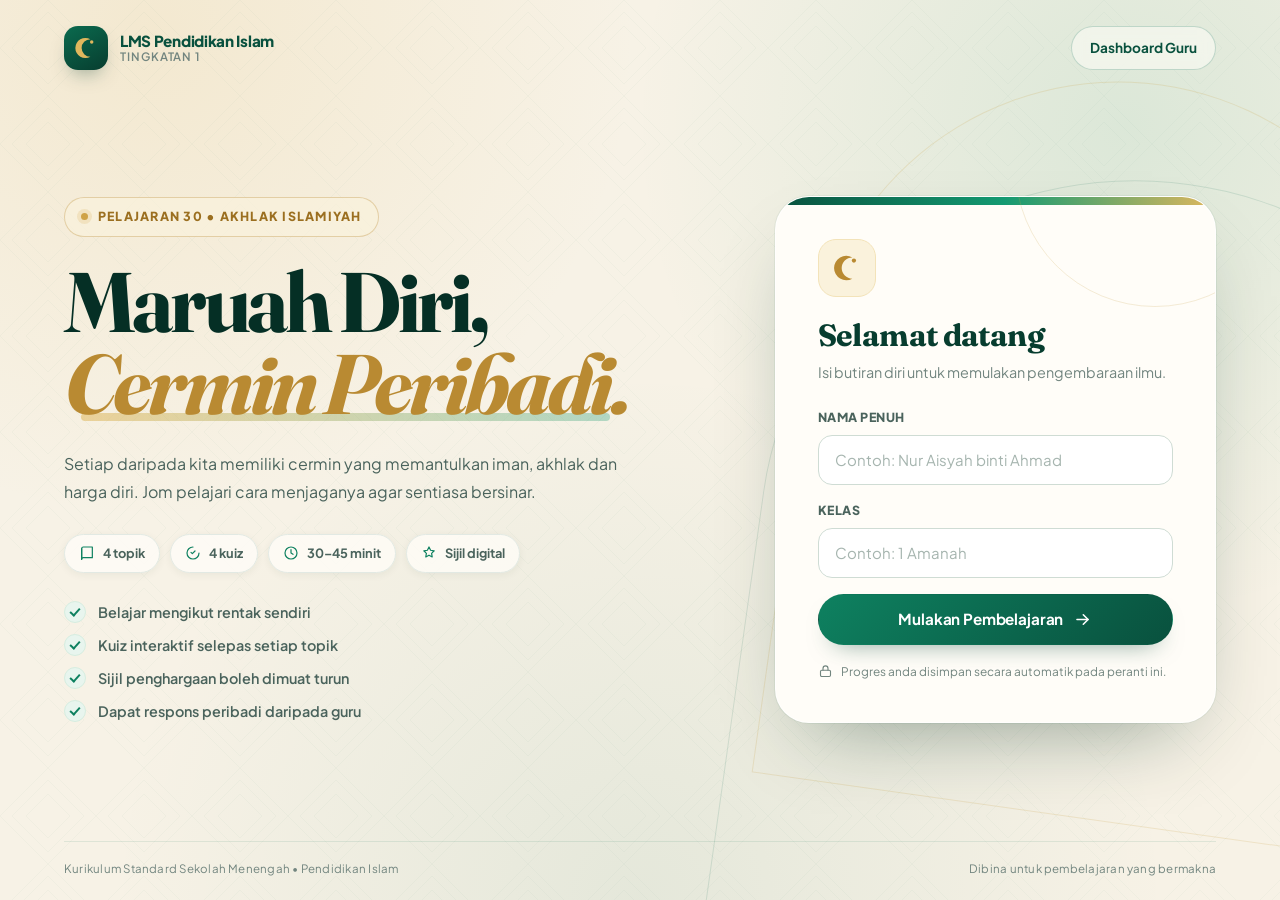
<file: index.html>
<!DOCTYPE html>
<html lang="ms">
<head>
  <meta charset="UTF-8">
  <meta name="viewport" content="width=device-width, initial-scale=1.0">
  <meta name="description" content="LMS Pendidikan Islam Tingkatan 1 — Pelajaran 30: Maruah Diri Cermin Peribadi">
  <title>Maruah Diri, Cermin Peribadi | LMS Pendidikan Islam</title>
  <link rel="icon" href="data:image/svg+xml,%3Csvg xmlns='http://www.w3.org/2000/svg' viewBox='0 0 64 64'%3E%3Crect width='64' height='64' rx='16' fill='%230b6b4f'/%3E%3Cpath d='M40 18a14 14 0 1 0 0 28 16 16 0 1 1 0-28z' fill='%23e7c26a'/%3E%3Ccircle cx='44' cy='22' r='3' fill='%23e7c26a'/%3E%3C/svg%3E">
  <link rel="preconnect" href="https://fonts.googleapis.com">
  <link rel="preconnect" href="https://fonts.gstatic.com" crossorigin>
  <link href="https://fonts.googleapis.com/css2?family=Fraunces:ital,opsz,wght@0,9..144,600;0,9..144,700;1,9..144,600&family=Plus+Jakarta+Sans:wght@400;500;600;700;800&display=swap" rel="stylesheet">
  <link rel="stylesheet" href="assets/css/style.css">
</head>
<body>
  <div class="page-grain" aria-hidden="true"></div>

  <!-- ======================= SKRIN MULA ======================= -->
  <section id="cover" class="cover">
    <div class="cover-arch cover-arch-a" aria-hidden="true"></div>
    <div class="cover-arch cover-arch-b" aria-hidden="true"></div>

    <header class="cover-nav">
      <a class="brand" href="#" aria-label="Laman utama LMS">
        <span class="brand-mark">
          <svg viewBox="0 0 64 64" aria-hidden="true"><path d="M42 12a20 20 0 1 0 0 40 23 23 0 1 1 0-40z" fill="currentColor"/><circle cx="45" cy="18" r="4" fill="currentColor"/></svg>
        </span>
        <span class="brand-text">
          <strong>LMS Pendidikan Islam</strong>
          <small>Tingkatan 1</small>
        </span>
      </a>
      <a class="nav-ghost" href="guru.html">Dashboard Guru</a>
    </header>

    <div class="cover-grid">
      <div class="cover-copy">
        <span class="eyebrow"><span class="eyebrow-dot"></span>Pelajaran 30 • Akhlak Islamiyah</span>
        <h1>Maruah Diri,<br><span class="title-accent">Cermin Peribadi.</span></h1>
        <p class="cover-lead">Setiap daripada kita memiliki cermin yang memantulkan iman, akhlak dan harga diri. Jom pelajari cara menjaganya agar sentiasa bersinar.</p>

        <div class="meta-row">
          <span class="meta-chip">
            <svg viewBox="0 0 24 24" aria-hidden="true"><path d="M4 5.5A2.5 2.5 0 0 1 6.5 3H20v16H6.5A2.5 2.5 0 0 0 4 21.5z"/><path d="M4 5.5v16"/></svg>
            4 topik
          </span>
          <span class="meta-chip">
            <svg viewBox="0 0 24 24" aria-hidden="true"><path d="M9 11l2 2 4-4"/><path d="M21 12a9 9 0 1 1-9-9"/></svg>
            4 kuiz
          </span>
          <span class="meta-chip">
            <svg viewBox="0 0 24 24" aria-hidden="true"><circle cx="12" cy="12" r="9"/><path d="M12 7v5l3 2"/></svg>
            30–45 minit
          </span>
          <span class="meta-chip">
            <svg viewBox="0 0 24 24" aria-hidden="true"><path d="M12 3l2.4 4.9 5.4.8-3.9 3.8.9 5.4-4.8-2.6-4.8 2.6.9-5.4L4.2 8.7l5.4-.8z"/></svg>
            Sijil digital
          </span>
        </div>

        <ul class="cover-points">
          <li><span class="tick"></span>Belajar mengikut rentak sendiri</li>
          <li><span class="tick"></span>Kuiz interaktif selepas setiap topik</li>
          <li><span class="tick"></span>Sijil penghargaan boleh dimuat turun</li>
          <li><span class="tick"></span>Dapat respons peribadi daripada guru</li>
        </ul>
      </div>

      <div class="cover-card">
        <div class="card-arch" aria-hidden="true"></div>
        <div class="card-inner">
          <div class="card-mark">
            <svg viewBox="0 0 64 64" aria-hidden="true"><path d="M42 12a20 20 0 1 0 0 40 23 23 0 1 1 0-40z" fill="currentColor"/><circle cx="45" cy="18" r="4" fill="currentColor"/></svg>
          </div>
          <h2 id="coverCardTitle">Selamat datang</h2>
          <p id="coverCardDesc" class="card-desc">Isi butiran diri untuk memulakan pengembaraan ilmu.</p>

          <form id="startForm" novalidate>
            <label class="field">
              <span>Nama penuh</span>
              <input id="studentName" type="text" name="name" placeholder="Contoh: Nur Aisyah binti Ahmad" maxlength="80" autocomplete="name" required>
            </label>
            <label class="field">
              <span>Kelas</span>
              <input id="studentClass" type="text" name="className" placeholder="Contoh: 1 Amanah" maxlength="30" autocomplete="off" required>
            </label>
            <p id="formError" class="form-error" role="alert" hidden></p>
            <button id="startBtn" class="btn btn-primary btn-block" type="submit">
              <span>Mulakan Pembelajaran</span>
              <svg viewBox="0 0 24 24" aria-hidden="true"><path d="M5 12h14"/><path d="M13 6l6 6-6 6"/></svg>
            </button>
          </form>

          <div id="resumeBox" class="resume-box" hidden>
            <div class="resume-top">
              <span>Progres tersimpan</span>
              <strong id="resumePercent">0%</strong>
            </div>
            <div class="progress-track"><span id="resumeBar"></span></div>
            <p id="resumeMeta" class="muted"></p>
            <div class="resume-actions">
              <button id="resumeBtn" class="btn btn-primary btn-block" type="button">Sambung Pembelajaran</button>
              <button id="newStartBtn" class="btn btn-quiet btn-block" type="button">Mula semula dari awal</button>
            </div>
          </div>

          <p class="privacy-note">
            <svg viewBox="0 0 24 24" aria-hidden="true"><rect x="4" y="10" width="16" height="10" rx="2"/><path d="M8 10V7a4 4 0 0 1 8 0v3"/></svg>
            Progres anda disimpan secara automatik pada peranti ini.
          </p>
        </div>
      </div>
    </div>

    <footer class="cover-footer">
      <span>Kurikulum Standard Sekolah Menengah • Pendidikan Islam</span>
      <span>Dibina untuk pembelajaran yang bermakna</span>
    </footer>
  </section>

  <!-- ======================= APLIKASI ======================= -->
  <div id="app" class="app" hidden>
    <header class="topbar">
      <a class="brand brand-compact" href="#" id="brandHome" aria-label="Kembali ke halaman mula">
        <span class="brand-mark">
          <svg viewBox="0 0 64 64" aria-hidden="true"><path d="M42 12a20 20 0 1 0 0 40 23 23 0 1 1 0-40z" fill="currentColor"/><circle cx="45" cy="18" r="4" fill="currentColor"/></svg>
        </span>
        <span class="brand-text">
          <strong>Maruah Diri</strong>
          <small>Pelajaran 30</small>
        </span>
      </a>

      <div class="topbar-progress" title="Kemajuan pembelajaran">
        <div class="progress-copy">
          <span id="progressLabel">0 / 8 langkah</span>
          <strong id="progressPercent">0%</strong>
        </div>
        <div class="progress-track progress-track-thin"><span id="progressBar"></span></div>
      </div>

      <div class="topbar-right">
        <button id="soundToggle" class="icon-btn sound-toggle" type="button" title="Bunyi kesan" aria-label="Hidupkan atau matikan bunyi kesan" aria-pressed="true">
          <svg viewBox="0 0 24 24" aria-hidden="true"><path d="M11 5L6 9H3v6h3l5 4z"/><path d="M15.5 8.5a5 5 0 0 1 0 7"/><path d="M18.5 5.5a9 9 0 0 1 0 13"/></svg>
        </button>
        <button id="feedbackShortcut" class="icon-btn" type="button" title="Maklum balas guru" aria-label="Maklum balas guru" hidden>
          <svg viewBox="0 0 24 24" aria-hidden="true"><path d="M21 15a2 2 0 0 1-2 2H8l-5 4V5a2 2 0 0 1 2-2h14a2 2 0 0 1 2 2z"/></svg>
        </button>
        <button id="resetBtn" class="icon-btn" type="button" title="Mula semula" aria-label="Mula semula">
          <svg viewBox="0 0 24 24" aria-hidden="true"><path d="M3 12a9 9 0 1 0 3-6.7"/><path d="M3 4v5h5"/></svg>
        </button>
        <div class="student-chip">
          <span id="studentInitial">M</span>
          <div>
            <strong id="studentChipName">Murid</strong>
            <small id="studentChipClass">Tingkatan 1</small>
          </div>
        </div>
      </div>
    </header>

    <div class="shell">
      <aside class="sidebar">
        <div class="sidebar-heading">
          <span>Kandungan Modul</span>
          <small id="sidebarProgress">0% selesai</small>
        </div>
        <nav id="stepNav" class="step-nav" aria-label="Navigasi modul"></nav>
        <div class="sidebar-foot">
          <div class="mini-quote">
            <span>“</span>
            <p>Maruah yang terjaga membuka pintu kepercayaan.</p>
          </div>
          <button id="sidebarReset" class="btn btn-quiet btn-small" type="button">Mula semula</button>
        </div>
      </aside>

      <main id="content" class="content" tabindex="-1"></main>
    </div>
  </div>

  <canvas id="confetti" class="confetti" aria-hidden="true"></canvas>
  <div id="toast" class="toast" role="status" aria-live="polite"></div>

  <script src="assets/js/config.js"></script>
  <script src="assets/js/content.js"></script>
  <script src="assets/js/app.js"></script>
</body>
</html>
</file>
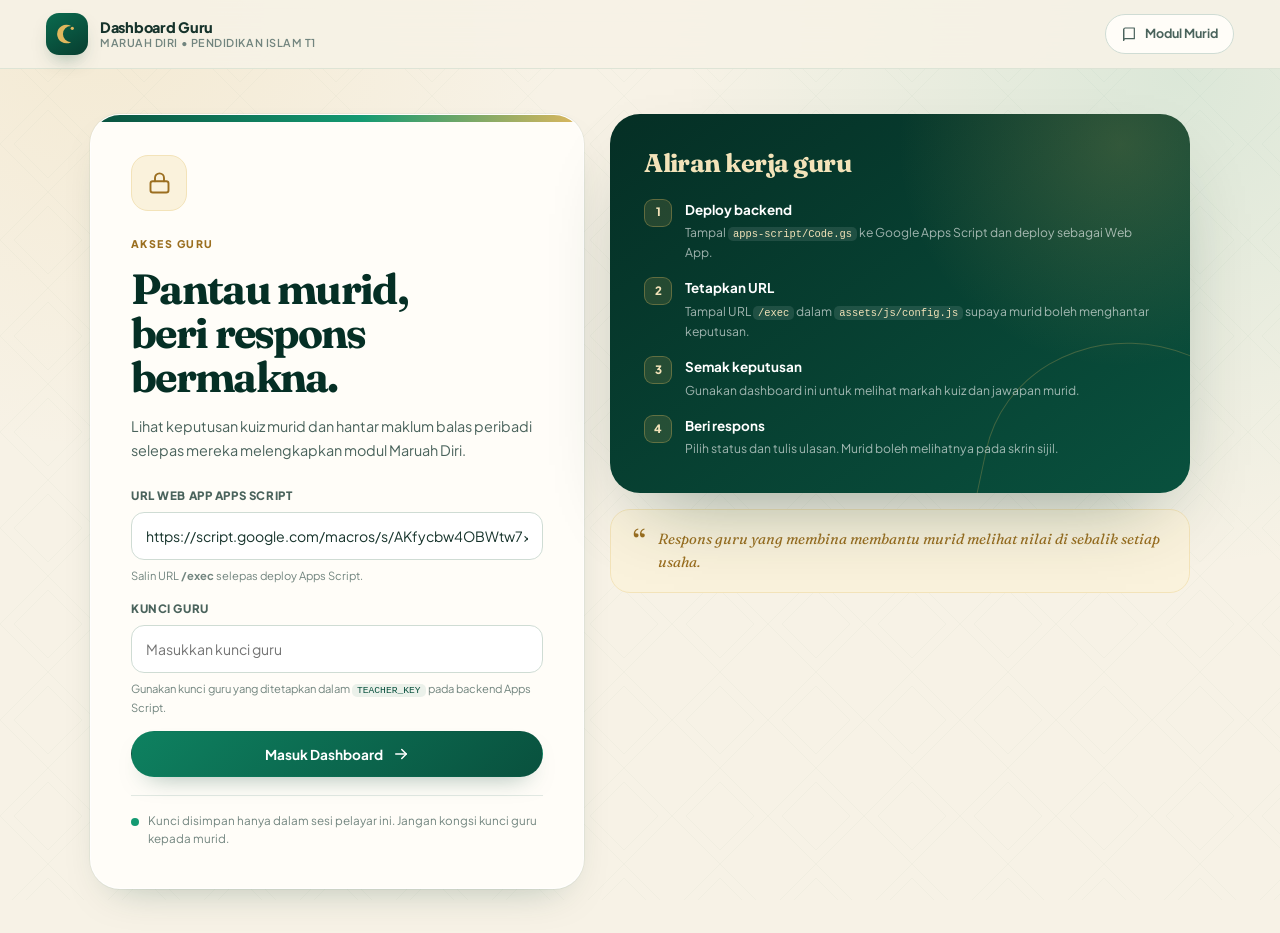
<file: guru.html>
<!DOCTYPE html>
<html lang="ms">
<head>
  <meta charset="UTF-8">
  <meta name="viewport" content="width=device-width, initial-scale=1.0">
  <meta name="description" content="Dashboard Guru — LMS Maruah Diri Cermin Peribadi">
  <title>Dashboard Guru | LMS Maruah Diri</title>
  <link rel="icon" href="data:image/svg+xml,%3Csvg xmlns='http://www.w3.org/2000/svg' viewBox='0 0 64 64'%3E%3Crect width='64' height='64' rx='16' fill='%230b6b4f'/%3E%3Cpath d='M40 18a14 14 0 1 0 0 28 16 16 0 1 1 0-28z' fill='%23e7c26a'/%3E%3Ccircle cx='44' cy='22' r='3' fill='%23e7c26a'/%3E%3C/svg%3E">
  <link rel="preconnect" href="https://fonts.googleapis.com">
  <link rel="preconnect" href="https://fonts.gstatic.com" crossorigin>
  <link href="https://fonts.googleapis.com/css2?family=Fraunces:ital,opsz,wght@0,9..144,600;0,9..144,700;1,9..144,600&family=Plus+Jakarta+Sans:wght@400;500;600;700;800&display=swap" rel="stylesheet">
  <link rel="stylesheet" href="assets/css/guru.css">
</head>
<body>
  <div class="grain" aria-hidden="true"></div>

  <header class="g-head">
    <a class="g-brand" href="guru.html">
      <span class="g-mark">
        <svg viewBox="0 0 64 64" aria-hidden="true"><path d="M42 12a20 20 0 1 0 0 40 23 23 0 1 1 0-40z" fill="currentColor"/><circle cx="45" cy="18" r="4" fill="currentColor"/></svg>
      </span>
      <span>
        <strong>Dashboard Guru</strong>
        <small>Maruah Diri • Pendidikan Islam T1</small>
      </span>
    </a>
    <div class="g-head-actions">
      <a class="g-link" href="index.html">
        <svg viewBox="0 0 24 24" aria-hidden="true"><path d="M4 5.5A2.5 2.5 0 0 1 6.5 3H20v16H6.5A2.5 2.5 0 0 0 4 21.5z"/><path d="M4 5.5v16"/></svg>
        Modul Murid
      </a>
      <button id="logoutBtn" class="g-btn g-btn-quiet g-btn-small" type="button" hidden>Log Keluar</button>
    </div>
  </header>

  <!-- ========================= LOG MASUK ========================= -->
  <main id="loginView" class="login-wrap">
    <section class="login-card">
      <div class="login-icon">
        <svg viewBox="0 0 24 24" aria-hidden="true"><rect x="4" y="10" width="16" height="10" rx="2"/><path d="M8 10V7a4 4 0 0 1 8 0v3"/></svg>
      </div>
      <span class="g-eyebrow">Akses Guru</span>
      <h1>Pantau murid,<br>beri respons bermakna.</h1>
      <p class="login-desc">Lihat keputusan kuiz murid dan hantar maklum balas peribadi selepas mereka melengkapkan modul Maruah Diri.</p>

      <form id="loginForm" class="login-form" novalidate>
        <label class="g-field">
          <span>URL Web App Apps Script</span>
          <input id="apiUrl" type="url" placeholder="https://script.google.com/macros/s/.../exec" autocomplete="url" required>
          <small>Salin URL <strong>/exec</strong> selepas deploy Apps Script.</small>
        </label>
        <label class="g-field">
          <span>Kunci guru</span>
          <input id="teacherKey" type="password" placeholder="Masukkan kunci guru" autocomplete="current-password" required>
          <small>Gunakan kunci guru yang ditetapkan dalam <code>TEACHER_KEY</code> pada backend Apps Script.</small>
        </label>
        <p id="loginError" class="g-error" role="alert" hidden></p>
        <button id="loginBtn" type="submit" class="g-btn g-btn-primary g-btn-block">
          <span>Masuk Dashboard</span>
          <svg viewBox="0 0 24 24" aria-hidden="true"><path d="M5 12h14"/><path d="M13 6l6 6-6 6"/></svg>
        </button>
      </form>

      <div class="login-foot">
        <span class="dot"></span>
        <p>Kunci disimpan hanya dalam sesi pelayar ini. Jangan kongsi kunci guru kepada murid.</p>
      </div>
    </section>

    <aside class="login-aside">
      <div class="aside-panel">
        <h2>Aliran kerja guru</h2>
        <ol class="steps-list">
          <li>
            <span>1</span>
            <div><strong>Deploy backend</strong><p>Tampal <code>apps-script/Code.gs</code> ke Google Apps Script dan deploy sebagai Web App.</p></div>
          </li>
          <li>
            <span>2</span>
            <div><strong>Tetapkan URL</strong><p>Tampal URL <code>/exec</code> dalam <code>assets/js/config.js</code> supaya murid boleh menghantar keputusan.</p></div>
          </li>
          <li>
            <span>3</span>
            <div><strong>Semak keputusan</strong><p>Gunakan dashboard ini untuk melihat markah kuiz dan jawapan murid.</p></div>
          </li>
          <li>
            <span>4</span>
            <div><strong>Beri respons</strong><p>Pilih status dan tulis ulasan. Murid boleh melihatnya pada skrin sijil.</p></div>
          </li>
        </ol>
      </div>
      <div class="aside-quote">
        <span>“</span>
        <p>Respons guru yang membina membantu murid melihat nilai di sebalik setiap usaha.</p>
      </div>
    </aside>
  </main>

  <!-- ========================= DASHBOARD ========================= -->
  <main id="dashboardView" class="dash" hidden>
    <section class="dash-hero">
      <div>
        <span class="g-eyebrow light">Ruang Guru</span>
        <h1>Keputusan &amp; Respons Murid</h1>
        <p>Modul Pelajaran 30 — Maruah Diri Cermin Peribadi. Semak kemajuan dan berikan maklum balas peribadi.</p>
      </div>
      <div class="dash-hero-actions">
        <a id="sheetLink" class="g-btn g-btn-gold" href="#" target="_blank" rel="noopener" hidden>
          <svg viewBox="0 0 24 24" aria-hidden="true"><rect x="4" y="3" width="16" height="18" rx="2"/><path d="M8 8h8M8 12h8M8 16h5"/></svg>
          Buka Google Sheet
        </a>
        <button id="refreshBtn" class="g-btn g-btn-outline" type="button">
          <svg viewBox="0 0 24 24" aria-hidden="true"><path d="M3 12a9 9 0 1 0 3-6.7"/><path d="M3 4v5h5"/></svg>
          Muat Semula
        </button>
      </div>
    </section>

    <section class="stats-grid" id="statsGrid">
      <article class="stat-card">
        <div class="stat-icon">
          <svg viewBox="0 0 24 24" aria-hidden="true"><circle cx="9" cy="8" r="4"/><path d="M2 21a7 7 0 0 1 14 0"/><path d="M17 11a3 3 0 1 0 0-6"/><path d="M18 21a5 5 0 0 0-3-4.6"/></svg>
        </div>
        <div><small>Jumlah Murid</small><strong id="statTotal">0</strong><span>rekod dihantar</span></div>
      </article>
      <article class="stat-card">
        <div class="stat-icon green">
          <svg viewBox="0 0 24 24" aria-hidden="true"><path d="M20 7L9 18l-5-5"/></svg>
        </div>
        <div><small>Lulus</small><strong id="statPassed">0</strong><span>semua kuiz</span></div>
      </article>
      <article class="stat-card">
        <div class="stat-icon gold">
          <svg viewBox="0 0 24 24" aria-hidden="true"><path d="M12 3l2.4 4.9 5.4.8-3.9 3.8.9 5.4-4.8-2.6-4.8 2.6.9-5.4L4.2 8.7l5.4-.8z"/></svg>
        </div>
        <div><small>Purata Markah</small><strong id="statAverage">0%</strong><span>keseluruhan modul</span></div>
      </article>
      <article class="stat-card">
        <div class="stat-icon clay">
          <svg viewBox="0 0 24 24" aria-hidden="true"><path d="M21 15a2 2 0 0 1-2 2H8l-5 4V5a2 2 0 0 1 2-2h14a2 2 0 0 1 2 2z"/></svg>
        </div>
        <div><small>Belum Diulas</small><strong id="statPending">0</strong><span>menunggu respons</span></div>
      </article>
    </section>

    <section class="results-panel">
      <div class="results-head">
        <div>
          <h2>Senarai Keputusan</h2>
          <p id="lastUpdated" class="muted">Belum dimuatkan.</p>
        </div>
        <div class="table-tools">
          <label class="search-box">
            <svg viewBox="0 0 24 24" aria-hidden="true"><circle cx="11" cy="11" r="7"/><path d="M20 20l-3.5-3.5"/></svg>
            <input id="searchInput" type="search" placeholder="Cari nama atau kelas…" autocomplete="off">
          </label>
          <select id="filterSelect" class="g-select" aria-label="Tapis keputusan">
            <option value="all">Semua murid</option>
            <option value="pending">Belum diulas</option>
            <option value="reviewed">Sudah diulas</option>
            <option value="cemerlang">Status: Cemerlang</option>
            <option value="baik">Status: Baik</option>
            <option value="bimbingan">Status: Perlu Bimbingan</option>
          </select>
          <label class="auto-refresh">
            <input id="autoRefresh" type="checkbox">
            <span>Auto</span>
          </label>
          <button id="exportBtn" class="g-btn g-btn-outline g-btn-small" type="button">
            <svg viewBox="0 0 24 24" aria-hidden="true"><path d="M12 3v12"/><path d="M7 10l5 5 5-5"/><path d="M5 21h14"/></svg>
            CSV
          </button>
        </div>
      </div>

      <div id="tableWrap" class="table-wrap">
        <table class="results-table">
          <thead>
            <tr>
              <th>Murid</th>
              <th>Tarikh Hantar</th>
              <th>Markah</th>
              <th>Kuiz</th>
              <th>Respons</th>
              <th class="th-action">Tindakan</th>
            </tr>
          </thead>
          <tbody id="resultsBody"></tbody>
        </table>
        <div id="emptyState" class="empty-state" hidden>
          <div class="empty-icon">
            <svg viewBox="0 0 24 24" aria-hidden="true"><path d="M4 5.5A2.5 2.5 0 0 1 6.5 3H20v16H6.5A2.5 2.5 0 0 0 4 21.5z"/><path d="M4 5.5v16"/></svg>
          </div>
          <h3>Tiada keputusan untuk dipaparkan</h3>
          <p>Keputusan murid akan muncul di sini selepas mereka melengkapkan semua kuiz dan backend disambungkan.</p>
        </div>
      </div>
    </section>

    <footer class="dash-foot">
      <span>LMS Maruah Diri • Dashboard Guru</span>
      <span>Keputusan disimpan dalam Google Sheet peribadi anda.</span>
    </footer>
  </main>

  <!-- ========================= MODAL RESPONS ========================= -->
  <dialog id="feedbackModal" class="feedback-modal">
    <div class="modal-head">
      <div>
        <span class="g-eyebrow">Respons Murid</span>
        <h2 id="modalName">Nama Murid</h2>
        <p id="modalMeta" class="muted"></p>
      </div>
      <button id="modalClose" class="icon-close" type="button" aria-label="Tutup">
        <svg viewBox="0 0 24 24" aria-hidden="true"><path d="M6 6l12 12M18 6L6 18"/></svg>
      </button>
    </div>

    <div class="modal-body">
      <div class="modal-summary">
        <div class="ms-card"><small>Markah</small><strong id="modalPercent">0%</strong></div>
        <div class="ms-card"><small>Tempoh</small><strong id="modalDuration">0 minit</strong></div>
        <div class="ms-card"><small>Percubaan</small><strong id="modalAttempts">0</strong></div>
        <div class="ms-card"><small>No. Sijil</small><strong id="modalCert">—</strong></div>
      </div>

      <div id="modalQuizBreakdown" class="quiz-breakdown"></div>

      <details class="answers-details">
        <summary>Lihat jawapan murid <span id="answersCount"></span></summary>
        <div id="modalAnswers" class="answers-list"></div>
      </details>

      <form id="feedbackForm" class="feedback-form">
        <div class="form-head">
          <h3>Maklum balas kepada murid</h3>
          <div class="template-buttons">
            <button type="button" class="chip-btn" data-template="cemerlang">Cemerlang</button>
            <button type="button" class="chip-btn" data-template="baik">Baik</button>
            <button type="button" class="chip-btn" data-template="bimbingan">Bimbingan</button>
          </div>
        </div>

        <label class="g-field">
          <span>Status pencapaian</span>
          <select id="feedbackStatus" class="g-select">
            <option value="">Belum diulas</option>
            <option value="cemerlang">Cemerlang</option>
            <option value="baik">Baik</option>
            <option value="bimbingan">Perlu Bimbingan</option>
          </select>
        </label>

        <label class="g-field">
          <span>Ulasan guru</span>
          <textarea id="feedbackText" rows="5" maxlength="1500" placeholder="Tulis maklum balas yang membina untuk murid ini…"></textarea>
          <small><span id="charCount">0</span>/1500 aksara. Ulasan akan dipaparkan pada skrin sijil murid.</small>
        </label>

        <p id="feedbackError" class="g-error" role="alert" hidden></p>

        <div class="modal-actions">
          <button id="cancelFeedback" class="g-btn g-btn-quiet" type="button">Batal</button>
          <button id="saveFeedbackBtn" class="g-btn g-btn-primary" type="submit">
            <svg viewBox="0 0 24 24" aria-hidden="true"><path d="M21 3L10 14"/><path d="M21 3l-7 18-4-7-7-4z"/></svg>
            Simpan Respons
          </button>
        </div>
      </form>
    </div>
  </dialog>

  <div id="toast" class="g-toast" role="status" aria-live="polite"></div>

  <script src="assets/js/config.js"></script>
  <script src="assets/js/guru.js"></script>
</body>
</html>
</file>
<file: assets/css/style.css>
/* ============================================================
   LMS MARUAH DIRI — Gaya utama
   ============================================================ */

:root {
  --emerald-950: #052f25;
  --emerald-900: #073d2f;
  --emerald-800: #09513e;
  --emerald-700: #0b6b4f;
  --emerald-600: #0e8160;
  --emerald-500: #149a72;
  --mint-100: #e8f5ee;
  --mint-200: #d5ecdf;
  --gold-700: #9b6f20;
  --gold-600: #b98a32;
  --gold-500: #cfa246;
  --gold-400: #e0b75d;
  --gold-300: #ead8ab;
  --gold-200: #f3e3b9;
  --gold-100: #faf2dc;
  --cream: #f7f2e6;
  --paper: #fffdf8;
  --ink: #16332b;
  --ink-soft: #4a635c;
  --muted: #72857f;
  --line: #e2e9e3;
  --line-strong: #cfdcd4;
  --danger: #ad463d;
  --danger-bg: #fdeeec;
  --success: #0f7a55;
  --success-bg: #e6f6ee;
  --warning: #8a641c;
  --warning-bg: #fbf3df;
  --shadow-sm: 0 2px 8px rgba(12, 55, 42, .06);
  --shadow-md: 0 18px 44px -24px rgba(9, 60, 45, .35);
  --shadow-lg: 0 36px 80px -36px rgba(7, 48, 36, .45);
  --radius-sm: 12px;
  --radius-md: 18px;
  --radius-lg: 26px;
  --radius-xl: 34px;
  --font-body: "Plus Jakarta Sans", "Segoe UI", system-ui, -apple-system, sans-serif;
  --font-display: "Fraunces", Georgia, "Times New Roman", serif;
  --transition: 180ms cubic-bezier(.2, .7, .3, 1);
}

*,
*::before,
*::after {
  box-sizing: border-box;
}

html {
  scroll-behavior: smooth;
}

body {
  margin: 0;
  min-height: 100vh;
  font-family: var(--font-body);
  color: var(--ink);
  background: var(--cream);
  line-height: 1.6;
  -webkit-font-smoothing: antialiased;
}

body::before {
  content: "";
  position: fixed;
  inset: 0;
  z-index: -2;
  background:
    radial-gradient(circle at 12% 4%, rgba(224, 183, 93, .16), transparent 34%),
    radial-gradient(circle at 88% 14%, rgba(20, 154, 114, .12), transparent 36%),
    radial-gradient(circle at 50% 100%, rgba(11, 107, 79, .08), transparent 48%),
    var(--cream);
}

.page-grain {
  position: fixed;
  inset: 0;
  z-index: -1;
  pointer-events: none;
  opacity: .55;
  background-image: url("data:image/svg+xml,%3Csvg xmlns='http://www.w3.org/2000/svg' width='96' height='96' viewBox='0 0 96 96'%3E%3Cg fill='none' stroke='%230b6b4f' stroke-opacity='.055' stroke-width='1'%3E%3Cpath d='M48 0l48 48-48 48L0 48z'/%3E%3Cpath d='M48 12l36 36-36 36L12 48z'/%3E%3Cpath d='M48 26l22 22-22 22-22-22z'/%3E%3C/g%3E%3C/svg%3E");
}

[hidden] {
  display: none !important;
}

img,
svg {
  display: block;
}

button,
input,
textarea,
select {
  font: inherit;
  color: inherit;
}

button {
  cursor: pointer;
}

a {
  color: inherit;
}

h1, h2, h3, h4 {
  margin: 0;
  line-height: 1.18;
  font-weight: 700;
  letter-spacing: -.02em;
}

p {
  margin: 0;
}

ul {
  margin: 0;
  padding: 0;
  list-style: none;
}

:focus-visible {
  outline: 3px solid rgba(20, 154, 114, .45);
  outline-offset: 3px;
}

.muted {
  color: var(--muted);
}

/* ============================ BUTANG ============================ */

.btn {
  --btn-bg: var(--emerald-700);
  --btn-ink: #fff;
  display: inline-flex;
  align-items: center;
  justify-content: center;
  gap: 10px;
  min-height: 48px;
  padding: 12px 22px;
  border: 1px solid transparent;
  border-radius: 999px;
  background: var(--btn-bg);
  color: var(--btn-ink);
  font-weight: 700;
  font-size: .95rem;
  letter-spacing: -.01em;
  text-decoration: none;
  transition: transform var(--transition), box-shadow var(--transition), background var(--transition), border-color var(--transition), opacity var(--transition);
  box-shadow: 0 12px 26px -16px rgba(8, 72, 54, .65);
}

.btn svg {
  width: 19px;
  height: 19px;
  fill: none;
  stroke: currentColor;
  stroke-width: 2;
  stroke-linecap: round;
  stroke-linejoin: round;
  flex: none;
}

.btn:hover {
  transform: translateY(-1px);
  box-shadow: 0 18px 32px -18px rgba(8, 72, 54, .68);
}

.btn:active {
  transform: translateY(0);
}

.btn:disabled {
  cursor: not-allowed;
  opacity: .45;
  transform: none;
  box-shadow: none;
}

.btn-primary {
  --btn-bg: var(--emerald-700);
  background-image: linear-gradient(135deg, var(--emerald-600), var(--emerald-800));
}

.btn-gold {
  --btn-bg: var(--gold-400);
  --btn-ink: #3d2b07;
  background-image: linear-gradient(135deg, var(--gold-400), var(--gold-500));
  box-shadow: 0 12px 26px -16px rgba(130, 93, 26, .7);
}

.btn-outline {
  --btn-bg: transparent;
  --btn-ink: var(--emerald-800);
  border-color: var(--line-strong);
  box-shadow: none;
}

.btn-outline:hover {
  background: var(--mint-100);
  border-color: var(--mint-200);
}

.btn-quiet {
  --btn-bg: transparent;
  --btn-ink: var(--ink-soft);
  box-shadow: none;
  font-weight: 600;
}

.btn-quiet:hover {
  background: rgba(11, 107, 79, .07);
}

.btn-block {
  width: 100%;
}

.btn-small {
  min-height: 38px;
  padding: 8px 14px;
  font-size: .82rem;
}

.icon-btn {
  width: 42px;
  height: 42px;
  display: grid;
  place-items: center;
  border: 1px solid var(--line);
  border-radius: 50%;
  background: var(--paper);
  color: var(--ink-soft);
  transition: background var(--transition), color var(--transition), border-color var(--transition), transform var(--transition);
}

.icon-btn svg {
  width: 19px;
  height: 19px;
  fill: none;
  stroke: currentColor;
  stroke-width: 1.8;
  stroke-linecap: round;
  stroke-linejoin: round;
}

.icon-btn:hover {
  background: var(--mint-100);
  border-color: var(--mint-200);
  color: var(--emerald-800);
  transform: translateY(-1px);
}

/* ============================ BRAND ============================ */

.brand {
  display: inline-flex;
  align-items: center;
  gap: 12px;
  text-decoration: none;
  color: var(--emerald-800);
}

.brand-mark {
  width: 44px;
  height: 44px;
  display: grid;
  place-items: center;
  border-radius: 14px;
  background: linear-gradient(150deg, var(--emerald-700), var(--emerald-900));
  color: var(--gold-400);
  box-shadow: 0 10px 22px -12px rgba(7, 61, 47, .8);
}

.brand-mark svg {
  width: 28px;
  height: 28px;
}

.brand-text {
  display: grid;
  line-height: 1.25;
}

.brand-text strong {
  font-size: .95rem;
  font-weight: 800;
  letter-spacing: -.02em;
}

.brand-text small {
  font-size: .72rem;
  font-weight: 600;
  color: var(--muted);
  letter-spacing: .08em;
  text-transform: uppercase;
}

/* ============================ COVER ============================ */

.cover {
  min-height: 100svh;
  display: flex;
  flex-direction: column;
  padding: 26px clamp(20px, 5vw, 76px) 22px;
  position: relative;
  overflow: hidden;
}

.cover-arch {
  position: absolute;
  z-index: 0;
  pointer-events: none;
  border: 1px solid rgba(201, 162, 70, .35);
  border-radius: 50% 50% 0 0 / 42% 42% 0 0;
}

.cover-arch-a {
  width: min(620px, 52vw);
  height: min(760px, 82vh);
  right: -140px;
  top: 9%;
  transform: rotate(8deg);
  opacity: .55;
}

.cover-arch-b {
  width: min(760px, 64vw);
  height: min(900px, 96vh);
  right: -230px;
  top: 20%;
  transform: rotate(8deg);
  border-color: rgba(11, 107, 79, .18);
  opacity: .7;
}

.cover-nav {
  position: relative;
  z-index: 2;
  display: flex;
  align-items: center;
  justify-content: space-between;
  gap: 20px;
  max-width: 1280px;
  width: 100%;
  margin: 0 auto;
}

.nav-ghost {
  font-size: .85rem;
  font-weight: 700;
  color: var(--emerald-800);
  text-decoration: none;
  padding: 10px 18px;
  border-radius: 999px;
  border: 1px solid rgba(11, 107, 79, .22);
  background: rgba(255, 253, 248, .55);
  backdrop-filter: blur(8px);
  transition: background var(--transition), border-color var(--transition);
}

.nav-ghost:hover {
  background: #fff;
  border-color: var(--emerald-600);
}

.cover-grid {
  position: relative;
  z-index: 2;
  flex: 1;
  display: grid;
  grid-template-columns: minmax(0, 1.12fr) minmax(380px, .78fr);
  align-items: center;
  gap: clamp(36px, 6vw, 90px);
  max-width: 1280px;
  width: 100%;
  margin: 0 auto;
  padding: clamp(32px, 6vh, 74px) 0 clamp(30px, 5vh, 60px);
}

.cover-copy {
  max-width: 700px;
}

.eyebrow {
  display: inline-flex;
  align-items: center;
  gap: 10px;
  padding: 9px 16px;
  border-radius: 999px;
  border: 1px solid rgba(185, 138, 50, .32);
  background: rgba(250, 242, 220, .68);
  color: var(--gold-700);
  font-size: .78rem;
  font-weight: 800;
  letter-spacing: .1em;
  text-transform: uppercase;
}

.eyebrow-dot {
  width: 7px;
  height: 7px;
  border-radius: 50%;
  background: var(--gold-500);
  box-shadow: 0 0 0 4px rgba(207, 162, 70, .18);
}

.cover h1 {
  margin-top: 24px;
  font-family: var(--font-display);
  font-size: clamp(3rem, 6.6vw, 5.7rem);
  font-weight: 700;
  line-height: .98;
  letter-spacing: -.045em;
  color: var(--emerald-950);
}

.title-accent {
  display: inline-block;
  color: var(--gold-600);
  font-style: italic;
  position: relative;
}

.title-accent::after {
  content: "";
  position: absolute;
  left: 3%;
  right: 3%;
  bottom: .06em;
  height: .1em;
  border-radius: 999px;
  background: linear-gradient(90deg, rgba(224, 183, 93, .55), rgba(20, 154, 114, .3));
  z-index: -1;
}

.cover-lead {
  max-width: 590px;
  margin-top: 24px;
  font-size: clamp(1rem, 1.25vw, 1.12rem);
  color: var(--ink-soft);
  line-height: 1.75;
}

.meta-row {
  display: flex;
  flex-wrap: wrap;
  gap: 10px;
  margin-top: 28px;
}

.meta-chip {
  display: inline-flex;
  align-items: center;
  gap: 8px;
  padding: 8px 14px;
  border-radius: 999px;
  background: rgba(255, 253, 248, .78);
  border: 1px solid var(--line);
  color: var(--ink-soft);
  font-size: .8rem;
  font-weight: 700;
  box-shadow: var(--shadow-sm);
}

.meta-chip svg {
  width: 16px;
  height: 16px;
  fill: none;
  stroke: var(--emerald-600);
  stroke-width: 1.8;
  stroke-linecap: round;
  stroke-linejoin: round;
}

.cover-points {
  display: grid;
  gap: 10px;
  margin-top: 28px;
}

.cover-points li {
  display: flex;
  align-items: center;
  gap: 12px;
  font-size: .9rem;
  font-weight: 600;
  color: var(--ink-soft);
}

.tick {
  width: 22px;
  height: 22px;
  flex: none;
  border-radius: 50%;
  background: var(--mint-100);
  border: 1px solid var(--mint-200);
  position: relative;
}

.tick::after {
  content: "";
  position: absolute;
  left: 7px;
  top: 4px;
  width: 6px;
  height: 10px;
  border: solid var(--emerald-600);
  border-width: 0 2px 2px 0;
  transform: rotate(42deg);
}

/* Kad mula */
.cover-card {
  position: relative;
  border-radius: var(--radius-xl);
  background: var(--paper);
  border: 1px solid rgba(255, 255, 255, .8);
  box-shadow: var(--shadow-lg), 0 0 0 1px rgba(11, 107, 79, .06);
  overflow: hidden;
}

.cover-card::before {
  content: "";
  position: absolute;
  inset: 0 0 auto 0;
  height: 8px;
  background: linear-gradient(90deg, var(--emerald-800), var(--emerald-500) 52%, var(--gold-400));
}

.card-arch {
  position: absolute;
  width: 280px;
  height: 280px;
  top: -170px;
  right: -80px;
  border: 1px solid rgba(201, 162, 70, .2);
  border-radius: 50%;
  pointer-events: none;
}

.card-inner {
  padding: clamp(28px, 3.5vw, 42px);
}

.card-mark {
  width: 58px;
  height: 58px;
  display: grid;
  place-items: center;
  border-radius: 18px;
  background: var(--gold-100);
  border: 1px solid var(--gold-200);
  color: var(--gold-600);
  margin-bottom: 20px;
}

.card-mark svg {
  width: 34px;
  height: 34px;
}

.cover-card h2 {
  font-family: var(--font-display);
  font-size: clamp(1.7rem, 2.4vw, 2.05rem);
  color: var(--emerald-900);
}

.card-desc {
  margin-top: 8px;
  color: var(--muted);
  font-size: .9rem;
}

#startForm {
  margin-top: 24px;
  display: grid;
  gap: 16px;
}

.field {
  display: grid;
  gap: 7px;
}

.field > span {
  font-size: .78rem;
  font-weight: 800;
  letter-spacing: .04em;
  color: var(--ink-soft);
  text-transform: uppercase;
}

.field input {
  width: 100%;
  min-height: 50px;
  padding: 12px 16px;
  border-radius: 14px;
  border: 1px solid var(--line-strong);
  background: #fff;
  color: var(--ink);
  font-size: .94rem;
  transition: border-color var(--transition), box-shadow var(--transition);
}

.field input::placeholder {
  color: #a6b5af;
}

.field input:focus {
  outline: none;
  border-color: var(--emerald-500);
  box-shadow: 0 0 0 4px rgba(20, 154, 114, .13);
}

.form-error {
  color: var(--danger);
  font-size: .83rem;
  font-weight: 600;
  background: var(--danger-bg);
  border: 1px solid #f5d6d1;
  border-radius: 10px;
  padding: 9px 12px;
}

.privacy-note {
  display: flex;
  gap: 8px;
  align-items: flex-start;
  margin-top: 18px;
  color: var(--muted);
  font-size: .74rem;
  line-height: 1.5;
}

.privacy-note svg {
  width: 15px;
  height: 15px;
  flex: none;
  margin-top: 1px;
  fill: none;
  stroke: currentColor;
  stroke-width: 1.8;
  stroke-linecap: round;
  stroke-linejoin: round;
}

.resume-box {
  margin-top: 22px;
  padding: 18px;
  border-radius: 18px;
  border: 1px dashed var(--gold-400);
  background: var(--gold-100);
}

.resume-top {
  display: flex;
  justify-content: space-between;
  align-items: baseline;
  font-size: .78rem;
  font-weight: 700;
  color: var(--gold-700);
}

.resume-top strong {
  font-size: 1.05rem;
}

.progress-track {
  height: 8px;
  border-radius: 999px;
  background: rgba(11, 107, 79, .1);
  overflow: hidden;
  margin-top: 10px;
}

.progress-track span {
  display: block;
  height: 100%;
  width: 0;
  border-radius: inherit;
  background: linear-gradient(90deg, var(--emerald-600), var(--gold-400));
  transition: width .5s cubic-bezier(.2, .7, .3, 1);
}

.progress-track-thin {
  height: 5px;
  margin-top: 7px;
}

.resume-box .muted {
  margin-top: 10px;
  font-size: .78rem;
}

.resume-actions {
  display: grid;
  gap: 8px;
  margin-top: 14px;
}

.cover-footer {
  position: relative;
  z-index: 2;
  max-width: 1280px;
  width: 100%;
  margin: 0 auto;
  padding-top: 18px;
  border-top: 1px solid rgba(11, 107, 79, .1);
  display: flex;
  justify-content: space-between;
  gap: 18px;
  color: var(--muted);
  font-size: .72rem;
  letter-spacing: .02em;
}

/* ============================ APLIKASI ============================ */

.app {
  min-height: 100vh;
}

.topbar {
  position: sticky;
  top: 0;
  z-index: 40;
  display: flex;
  align-items: center;
  gap: 22px;
  padding: 12px clamp(16px, 3vw, 34px);
  background: rgba(247, 242, 230, .88);
  border-bottom: 1px solid rgba(11, 107, 79, .1);
  backdrop-filter: blur(18px);
}

.brand-compact .brand-mark {
  width: 40px;
  height: 40px;
  border-radius: 12px;
}

.brand-compact .brand-mark svg {
  width: 25px;
  height: 25px;
}

.topbar-progress {
  flex: 1;
  max-width: 330px;
  margin-left: auto;
}

.progress-copy {
  display: flex;
  justify-content: space-between;
  align-items: baseline;
  gap: 12px;
  font-size: .72rem;
  font-weight: 700;
  color: var(--muted);
}

.progress-copy strong {
  color: var(--emerald-700);
  font-size: .82rem;
}

.topbar-right {
  display: flex;
  align-items: center;
  gap: 10px;
}

.student-chip {
  display: flex;
  align-items: center;
  gap: 10px;
  padding: 5px 12px 5px 5px;
  border-radius: 999px;
  border: 1px solid var(--line);
  background: var(--paper);
  box-shadow: var(--shadow-sm);
  min-width: 0;
}

.student-chip > span {
  width: 34px;
  height: 34px;
  flex: none;
  display: grid;
  place-items: center;
  border-radius: 50%;
  background: linear-gradient(140deg, var(--emerald-600), var(--emerald-900));
  color: var(--gold-200);
  font-family: var(--font-display);
  font-weight: 700;
  font-size: .95rem;
}

.student-chip div {
  display: grid;
  line-height: 1.2;
  min-width: 0;
}

.student-chip strong {
  font-size: .78rem;
  white-space: nowrap;
  overflow: hidden;
  text-overflow: ellipsis;
  max-width: 150px;
}

.student-chip small {
  color: var(--muted);
  font-size: .68rem;
  white-space: nowrap;
  overflow: hidden;
  text-overflow: ellipsis;
  max-width: 150px;
}

.shell {
  display: grid;
  grid-template-columns: 292px minmax(0, 1fr);
  gap: 26px;
  max-width: 1380px;
  margin: 0 auto;
  padding: 26px clamp(16px, 3vw, 34px) 52px;
  align-items: start;
}

.sidebar {
  position: sticky;
  top: 88px;
  max-height: calc(100vh - 112px);
  overflow-y: auto;
  overscroll-behavior: contain;
  padding: 20px;
  border-radius: var(--radius-lg);
  background: rgba(255, 253, 248, .92);
  border: 1px solid var(--line);
  box-shadow: var(--shadow-sm);
  scrollbar-width: thin;
}

.sidebar-heading {
  display: flex;
  justify-content: space-between;
  align-items: baseline;
  gap: 10px;
  padding: 0 4px 12px;
  border-bottom: 1px solid var(--line);
}

.sidebar-heading span {
  font-size: .7rem;
  font-weight: 800;
  letter-spacing: .1em;
  text-transform: uppercase;
  color: var(--ink-soft);
}

.sidebar-heading small {
  color: var(--emerald-600);
  font-size: .7rem;
  font-weight: 700;
}

.step-nav {
  display: grid;
  gap: 5px;
  padding: 12px 0;
}

.step-item {
  display: flex;
  align-items: center;
  gap: 11px;
  width: 100%;
  padding: 10px;
  border: 1px solid transparent;
  border-radius: 15px;
  background: transparent;
  text-align: left;
  transition: background var(--transition), border-color var(--transition), transform var(--transition);
}

.step-item:hover:not(.locked) {
  background: var(--mint-100);
}

.step-item.active {
  background: linear-gradient(135deg, var(--mint-100), rgba(250, 242, 220, .65));
  border-color: var(--mint-200);
}

.step-item.done .step-dot {
  background: var(--emerald-700);
  color: #fff;
  border-color: var(--emerald-700);
}

.step-item.done .step-dot svg {
  display: block;
}

.step-item.done .step-dot span {
  display: none;
}

.step-item.locked {
  cursor: not-allowed;
  opacity: .52;
}

.step-dot {
  width: 34px;
  height: 34px;
  flex: none;
  display: grid;
  place-items: center;
  border-radius: 11px;
  border: 1px solid var(--line-strong);
  background: #fff;
  color: var(--ink-soft);
  font-size: .76rem;
  font-weight: 800;
}

.step-item[data-kind="quiz"] .step-dot {
  border-radius: 50%;
  color: var(--gold-700);
  border-color: var(--gold-200);
  background: var(--gold-100);
}

.step-item[data-kind="quiz"].active .step-dot {
  background: var(--gold-400);
  border-color: var(--gold-500);
  color: #3d2b07;
}

.step-item[data-kind="quiz"].done .step-dot {
  background: var(--gold-500);
  border-color: var(--gold-600);
  color: #fff;
}

.step-item[data-kind="cert"] .step-dot {
  background: var(--cream);
  border-color: var(--gold-300, #ead8ab);
  color: var(--gold-700);
}

.step-dot svg {
  display: none;
  width: 16px;
  height: 16px;
  fill: none;
  stroke: currentColor;
  stroke-width: 2.4;
  stroke-linecap: round;
  stroke-linejoin: round;
}

.step-text {
  display: grid;
  min-width: 0;
  flex: 1;
  line-height: 1.28;
}

.step-text small {
  font-size: .62rem;
  font-weight: 800;
  letter-spacing: .07em;
  text-transform: uppercase;
  color: var(--muted);
}

.step-text strong {
  font-size: .78rem;
  font-weight: 700;
  color: var(--ink);
  white-space: nowrap;
  overflow: hidden;
  text-overflow: ellipsis;
}

.step-status {
  flex: none;
  color: var(--line-strong);
}

.step-status svg {
  width: 15px;
  height: 15px;
  fill: none;
  stroke: currentColor;
  stroke-width: 2;
  stroke-linecap: round;
  stroke-linejoin: round;
}

.step-item.done .step-status {
  color: var(--emerald-500);
}

.step-item.locked .step-status {
  color: var(--muted);
}

.nav-divider {
  height: 1px;
  background: var(--line);
  margin: 6px 10px;
}

.sidebar-foot {
  border-top: 1px solid var(--line);
  padding-top: 14px;
}

.mini-quote {
  display: flex;
  gap: 9px;
  padding: 12px;
  border-radius: 14px;
  background: var(--gold-100);
  border: 1px solid var(--gold-200);
  color: var(--gold-700);
  margin-bottom: 10px;
}

.mini-quote span {
  font-family: var(--font-display);
  font-size: 1.5rem;
  line-height: 1;
}

.mini-quote p {
  font-size: .73rem;
  line-height: 1.45;
  font-weight: 600;
}

/* ============================ KANDUNGAN ============================ */

.content {
  min-width: 0;
  outline: none;
}

.panel {
  border-radius: var(--radius-xl);
  background: var(--paper);
  border: 1px solid rgba(255, 255, 255, .9);
  box-shadow: var(--shadow-md), 0 0 0 1px rgba(11, 107, 79, .05);
  overflow: hidden;
  animation: fadeUp .45s cubic-bezier(.2, .7, .3, 1) both;
}

@keyframes fadeUp {
  from {
    opacity: 0;
    transform: translateY(14px);
  }
  to {
    opacity: 1;
    transform: translateY(0);
  }
}

.topic-hero {
  position: relative;
  overflow: hidden;
  padding: clamp(28px, 4.5vw, 46px);
  background:
    radial-gradient(circle at 88% 18%, rgba(224, 183, 93, .22), transparent 34%),
    linear-gradient(135deg, var(--emerald-950), var(--emerald-800) 55%, var(--emerald-700));
  color: #fff;
}

.topic-hero::before {
  content: "";
  position: absolute;
  width: 380px;
  height: 380px;
  right: -120px;
  bottom: -240px;
  border: 1px solid rgba(224, 183, 93, .28);
  border-radius: 50% 50% 0 0 / 46% 46% 0 0;
  pointer-events: none;
}

.topic-hero::after {
  content: "";
  position: absolute;
  inset: 0;
  background-image: url("data:image/svg+xml,%3Csvg xmlns='http://www.w3.org/2000/svg' width='120' height='120' viewBox='0 0 120 120'%3E%3Cg fill='none' stroke='%23ffffff' stroke-opacity='.05' stroke-width='1'%3E%3Cpath d='M60 0l60 60-60 60L0 60z'/%3E%3Cpath d='M60 20l40 40-40 40-40-40z'/%3E%3C/g%3E%3C/svg%3E");
  pointer-events: none;
}

.topic-hero > * {
  position: relative;
  z-index: 1;
}

.hero-topline {
  display: flex;
  align-items: center;
  justify-content: space-between;
  gap: 14px;
  flex-wrap: wrap;
}

.hero-badge {
  display: inline-flex;
  align-items: center;
  gap: 8px;
  padding: 7px 13px;
  border-radius: 999px;
  border: 1px solid rgba(224, 183, 93, .4);
  background: rgba(224, 183, 93, .13);
  color: var(--gold-200);
  font-size: .7rem;
  font-weight: 800;
  letter-spacing: .1em;
  text-transform: uppercase;
}

.hero-time {
  display: inline-flex;
  align-items: center;
  gap: 7px;
  font-size: .72rem;
  font-weight: 600;
  color: rgba(255, 255, 255, .7);
}

.hero-time svg {
  width: 15px;
  height: 15px;
  fill: none;
  stroke: currentColor;
  stroke-width: 1.8;
  stroke-linecap: round;
  stroke-linejoin: round;
}

.topic-hero h2 {
  margin-top: 20px;
  font-family: var(--font-display);
  font-size: clamp(2rem, 4vw, 3.3rem);
  letter-spacing: -.035em;
  max-width: 780px;
}

.topic-hero .hero-sub {
  margin-top: 10px;
  color: rgba(255, 255, 255, .72);
  font-size: .95rem;
}

.hero-steps {
  display: flex;
  gap: 5px;
  margin-top: 24px;
}

.hero-steps span {
  width: 36px;
  height: 5px;
  border-radius: 999px;
  background: rgba(255, 255, 255, .18);
}

.hero-steps span.on {
  background: var(--gold-400);
}

.topic-body {
  padding: clamp(26px, 4.5vw, 48px);
}

.topic-body h3 {
  font-family: var(--font-display);
  font-size: clamp(1.35rem, 2.1vw, 1.7rem);
  color: var(--emerald-900);
  margin: 36px 0 14px;
  letter-spacing: -.025em;
}

.topic-body h3:first-of-type {
  margin-top: 8px;
}

.lead {
  font-size: clamp(1.02rem, 1.35vw, 1.15rem);
  line-height: 1.8;
  color: var(--ink-soft);
}

.lead strong {
  color: var(--ink);
}

.callout {
  position: relative;
  margin: 24px 0;
  padding: 22px 24px 22px 58px;
  border-radius: var(--radius-md);
  border: 1px solid var(--line);
  background: #fff;
}

.callout::before {
  position: absolute;
  left: 22px;
  top: 24px;
  width: 20px;
  height: 20px;
  display: grid;
  place-items: center;
  font-size: .9rem;
  font-weight: 800;
  color: var(--emerald-700);
}

.callout-emerald {
  background: linear-gradient(135deg, var(--mint-100), #f4fbf7);
  border-color: var(--mint-200);
}

.callout-emerald::before {
  content: "i";
  border-radius: 50%;
  background: var(--emerald-600);
  color: #fff;
  font-family: var(--font-display);
  font-size: .74rem;
}

.callout-gold {
  background: linear-gradient(135deg, var(--gold-100), #fdf8ea);
  border-color: var(--gold-200);
}

.callout-gold::before {
  content: "!";
  border-radius: 50%;
  background: var(--gold-500);
  color: #fff;
  font-size: .68rem;
}

.callout-label {
  display: block;
  margin-bottom: 5px;
  font-size: .68rem;
  font-weight: 800;
  letter-spacing: .1em;
  text-transform: uppercase;
  color: var(--emerald-700);
}

.callout-gold .callout-label {
  color: var(--gold-700);
}

.callout p {
  font-size: .92rem;
  line-height: 1.7;
  color: var(--ink-soft);
}

.callout p strong {
  color: var(--ink);
}

.icon-grid {
  display: grid;
  grid-template-columns: repeat(4, minmax(0, 1fr));
  gap: 12px;
  margin-top: 14px;
}

.mini-card {
  padding: 18px;
  border-radius: var(--radius-md);
  border: 1px solid var(--line);
  background: linear-gradient(180deg, #fff, #fbfdfb);
  transition: transform var(--transition), border-color var(--transition), box-shadow var(--transition);
}

.mini-card:hover {
  transform: translateY(-2px);
  border-color: var(--mint-200);
  box-shadow: var(--shadow-sm);
}

.mini-num {
  display: block;
  font-family: var(--font-display);
  font-size: .8rem;
  font-weight: 700;
  color: var(--gold-600);
  margin-bottom: 10px;
}

.mini-card h4 {
  font-size: .88rem;
  color: var(--emerald-900);
  margin-bottom: 6px;
}

.mini-card p {
  font-size: .78rem;
  line-height: 1.6;
  color: var(--muted);
}

.check-list {
  display: grid;
  gap: 11px;
  margin-top: 8px;
}

.check-list li {
  position: relative;
  padding-left: 31px;
  font-size: .91rem;
  color: var(--ink-soft);
  line-height: 1.65;
}

.check-list li::before {
  content: "";
  position: absolute;
  left: 0;
  top: .28em;
  width: 19px;
  height: 19px;
  border-radius: 50%;
  background: var(--mint-100);
  border: 1px solid var(--mint-200);
}

.check-list li::after {
  content: "";
  position: absolute;
  left: 6.5px;
  top: calc(.28em + 4px);
  width: 5px;
  height: 9px;
  border: solid var(--emerald-600);
  border-width: 0 2px 2px 0;
  transform: rotate(42deg);
}

.check-list strong {
  color: var(--ink);
}

.topic-note {
  margin-top: 30px;
  padding: 18px 22px;
  border-radius: var(--radius-md);
  background: var(--emerald-900);
  color: rgba(255, 255, 255, .82);
  font-size: .87rem;
  line-height: 1.7;
  border-left: 4px solid var(--gold-400);
}

.topic-note strong {
  color: var(--gold-200);
}

.verse {
  margin: 30px 0;
  padding: clamp(22px, 3vw, 32px);
  border-radius: var(--radius-lg);
  background:
    radial-gradient(circle at 92% 12%, rgba(224, 183, 93, .15), transparent 30%),
    var(--emerald-950);
  color: #fff;
  position: relative;
  overflow: hidden;
}

.verse::after {
  content: "";
  position: absolute;
  right: -40px;
  bottom: -90px;
  width: 220px;
  height: 220px;
  border: 1px solid rgba(224, 183, 93, .25);
  border-radius: 50% 50% 0 0 / 46% 46% 0 0;
  transform: rotate(-18deg);
}

.verse-ar {
  font-family: "Traditional Arabic", "Amiri", "Scheherazade New", serif;
  font-size: clamp(1.35rem, 2.6vw, 2rem);
  line-height: 2.2;
  text-align: right;
  color: var(--gold-200);
  margin-bottom: 18px;
  position: relative;
  z-index: 1;
}

.verse blockquote {
  margin: 0;
  font-size: .92rem;
  line-height: 1.8;
  color: rgba(255, 255, 255, .8);
  font-style: italic;
  position: relative;
  z-index: 1;
}

.verse figcaption {
  margin-top: 14px;
  font-size: .72rem;
  font-weight: 800;
  letter-spacing: .08em;
  text-transform: uppercase;
  color: var(--gold-400);
  position: relative;
  z-index: 1;
}

.verse-compact {
  padding: clamp(18px, 2.5vw, 26px);
}

.verse-compact .verse-ar {
  font-size: clamp(1.2rem, 2.2vw, 1.65rem);
  line-height: 2;
}

.reflect {
  margin: 30px 0;
  padding: clamp(22px, 3vw, 30px);
  border-radius: var(--radius-lg);
  background: linear-gradient(135deg, #fbf6e8, #fdfbf4);
  border: 1px dashed var(--gold-400);
}

.reflect-tag {
  display: inline-block;
  padding: 5px 11px;
  border-radius: 999px;
  background: var(--gold-400);
  color: #3d2b07;
  font-size: .64rem;
  font-weight: 800;
  letter-spacing: .1em;
  text-transform: uppercase;
}

.reflect h3 {
  margin: 12px 0 10px !important;
  font-size: 1.35rem !important;
}

.reflect p {
  font-size: .9rem;
  color: var(--ink-soft);
}

.question-list {
  display: grid;
  gap: 8px;
  margin-top: 14px;
}

.question-list li {
  position: relative;
  padding-left: 24px;
  font-size: .88rem;
  color: var(--ink-soft);
}

.question-list li::before {
  content: "?";
  position: absolute;
  left: 0;
  top: 0;
  width: 17px;
  height: 17px;
  border-radius: 50%;
  display: grid;
  place-items: center;
  background: var(--paper);
  border: 1px solid var(--gold-200);
  color: var(--gold-700);
  font-size: .64rem;
  font-weight: 800;
}

.responsibility-list {
  display: grid;
  gap: 12px;
  margin-top: 14px;
}

.resp-item {
  display: flex;
  gap: 16px;
  padding: 18px;
  border: 1px solid var(--line);
  border-radius: var(--radius-md);
  background: #fff;
}

.resp-badge {
  flex: none;
  align-self: flex-start;
  min-width: 92px;
  padding: 9px 12px;
  border-radius: 10px;
  background: var(--mint-100);
  border: 1px solid var(--mint-200);
  color: var(--emerald-700);
  font-size: .72rem;
  font-weight: 800;
  text-align: center;
  letter-spacing: .03em;
}

.resp-item h4 {
  font-size: .95rem;
  color: var(--emerald-900);
  margin-bottom: 4px;
}

.resp-item p {
  font-size: .84rem;
  color: var(--muted);
  line-height: 1.65;
}

.story {
  margin: 28px 0;
  padding: clamp(22px, 3vw, 30px);
  border-radius: var(--radius-lg);
  background: #fff;
  border: 1px solid var(--line);
  border-left: 4px solid var(--emerald-600);
  box-shadow: var(--shadow-sm);
}

.story-tag {
  font-size: .65rem;
  font-weight: 800;
  letter-spacing: .1em;
  text-transform: uppercase;
  color: var(--emerald-600);
}

.story h3 {
  margin: 8px 0 10px !important;
  font-size: 1.25rem !important;
}

.story p {
  font-size: .9rem;
  color: var(--ink-soft);
  line-height: 1.75;
}

.story em {
  color: var(--emerald-800);
  font-style: italic;
}

.compare {
  display: grid;
  grid-template-columns: 1fr 1fr;
  gap: 14px;
  margin-top: 16px;
}

.compare-card {
  padding: 20px;
  border-radius: var(--radius-md);
  border: 1px solid var(--line);
  background: #fff;
}

.compare-card h4 {
  font-size: .92rem;
  margin-bottom: 12px;
}

.compare-card ul {
  display: grid;
  gap: 8px;
}

.compare-card li {
  position: relative;
  padding-left: 22px;
  font-size: .82rem;
  line-height: 1.5;
  color: var(--ink-soft);
}

.compare-card li::before {
  position: absolute;
  left: 0;
  top: 0;
  font-weight: 800;
  font-size: .8rem;
}

.compare-card.good {
  background: linear-gradient(160deg, var(--success-bg), #fff);
  border-color: #c9e9da;
}

.compare-card.good h4 {
  color: var(--success);
}

.compare-card.good li::before {
  content: "✓";
  color: var(--success);
}

.compare-card.bad {
  background: linear-gradient(160deg, var(--danger-bg), #fff);
  border-color: #f2d6d2;
}

.compare-card.bad h4 {
  color: var(--danger);
}

.compare-card.bad li::before {
  content: "×";
  color: var(--danger);
}

.formula-strip {
  display: flex;
  align-items: center;
  flex-wrap: wrap;
  gap: 10px;
  margin: 24px 0 6px;
  padding: 16px 20px;
  border-radius: var(--radius-md);
  background: var(--emerald-950);
  color: #fff;
  font-size: .9rem;
}

.formula-strip > span {
  font-size: .64rem;
  font-weight: 800;
  letter-spacing: .12em;
  text-transform: uppercase;
  color: var(--gold-400);
  margin-right: 4px;
}

.formula-strip strong {
  color: var(--gold-200);
}

.formula-strip i {
  color: rgba(255, 255, 255, .3);
  font-style: normal;
}

.guideline {
  margin-top: 18px;
  border: 1px solid var(--line);
  border-radius: var(--radius-lg);
  padding: clamp(20px, 3vw, 26px);
  background: #fff;
}

.guideline-head {
  display: flex;
  gap: 15px;
  align-items: flex-start;
  margin-bottom: 13px;
}

.guideline-icon {
  flex: none;
  width: 42px;
  height: 42px;
  display: grid;
  place-items: center;
  border-radius: 13px;
  background: var(--mint-100);
  border: 1px solid var(--mint-200);
  color: var(--emerald-700);
  font-family: var(--font-display);
  font-weight: 700;
  font-size: .85rem;
}

.guideline-icon.gold {
  background: var(--gold-100);
  border-color: var(--gold-200);
  color: var(--gold-700);
}

.guideline-icon.teal {
  background: #e6f6f4;
  border-color: #c9e9e3;
  color: #0f766e;
}

.guideline-head h3 {
  margin: 0 0 4px !important;
  font-size: 1.16rem !important;
}

.guideline-head p {
  font-size: .82rem;
  color: var(--muted);
}

.two-col {
  display: grid;
  grid-template-columns: 1fr 1fr;
  gap: 14px;
  margin-top: 26px;
}

.outcome-card {
  border-radius: var(--radius-lg);
  padding: 22px;
  border: 1px solid var(--line);
  background: #fff;
}

.outcome-card.good {
  background: linear-gradient(155deg, var(--success-bg), #fff 68%);
  border-color: #c9e9da;
}

.outcome-card.bad {
  background: linear-gradient(155deg, var(--danger-bg), #fff 68%);
  border-color: #f0d4cf;
}

.outcome-tag {
  display: inline-block;
  padding: 5px 10px;
  border-radius: 999px;
  font-size: .62rem;
  font-weight: 800;
  letter-spacing: .1em;
  text-transform: uppercase;
}

.outcome-card.good .outcome-tag {
  background: var(--success);
  color: #fff;
}

.outcome-card.bad .outcome-tag {
  background: var(--danger);
  color: #fff;
}

.outcome-card h3 {
  margin: 12px 0 12px !important;
  font-size: 1.2rem !important;
}

.outcome-card ul {
  display: grid;
  gap: 9px;
}

.outcome-card li {
  position: relative;
  padding-left: 21px;
  font-size: .82rem;
  line-height: 1.55;
  color: var(--ink-soft);
}

.outcome-card li::before {
  content: "";
  position: absolute;
  left: 3px;
  top: .52em;
  width: 7px;
  height: 7px;
  border-radius: 50%;
}

.outcome-card.good li::before {
  background: var(--success);
}

.outcome-card.bad li::before {
  background: var(--danger);
}

.pantun {
  position: relative;
  overflow: hidden;
  margin: 28px 0;
  padding: clamp(24px, 3.4vw, 34px);
  border-radius: var(--radius-lg);
  background:
    radial-gradient(circle at 90% 18%, rgba(224, 183, 93, .2), transparent 34%),
    linear-gradient(135deg, var(--emerald-900), var(--emerald-950));
  color: #fff;
}

.pantun::after {
  content: "";
  position: absolute;
  right: -60px;
  top: -100px;
  width: 250px;
  height: 250px;
  border: 1px solid rgba(224, 183, 93, .3);
  border-radius: 50%;
}

.pantun-head {
  position: relative;
  z-index: 1;
}

.pantun-badge {
  display: inline-block;
  padding: 5px 11px;
  border-radius: 999px;
  background: rgba(224, 183, 93, .16);
  border: 1px solid rgba(224, 183, 93, .36);
  color: var(--gold-200);
  font-size: .62rem;
  font-weight: 800;
  letter-spacing: .12em;
  text-transform: uppercase;
}

.pantun h3 {
  margin: 10px 0 14px !important;
  color: #fff !important;
  font-size: 1.4rem !important;
}

.pantun-lines {
  display: flex;
  flex-wrap: wrap;
  gap: 8px 34px;
  position: relative;
  z-index: 1;
}

.pantun-lines p {
  font-family: var(--font-display);
  font-style: italic;
  font-size: clamp(1rem, 1.6vw, 1.18rem);
  line-height: 1.8;
  color: var(--gold-200);
}

.pantun .muted {
  position: relative;
  z-index: 1;
  margin-top: 14px;
  font-size: .82rem;
  color: rgba(255, 255, 255, .68);
  max-width: 640px;
}

.lesson-actions {
  display: flex;
  align-items: center;
  justify-content: space-between;
  gap: 14px;
  flex-wrap: wrap;
  margin-top: 34px;
  padding-top: 24px;
  border-top: 1px solid var(--line);
}

.lesson-actions .note {
  font-size: .76rem;
  color: var(--muted);
  max-width: 380px;
}

.lesson-actions .btn {
  margin-left: auto;
}

/* ============================ NOTA BERSUARA ============================ */

.notes-wrap {
  display: grid;
  gap: 14px;
  margin: 0 0 30px;
}

.notes-head-card {
  padding: clamp(17px, 2.6vw, 22px);
  border-radius: var(--radius-lg);
  background:
    radial-gradient(circle at 94% 0%, rgba(20, 154, 114, .09), transparent 34%),
    linear-gradient(160deg, #fbfdfb, #fff);
  border: 1px solid var(--line);
  box-shadow: var(--shadow-sm);
}

.notes-head {
  display: flex;
  align-items: flex-end;
  justify-content: space-between;
  gap: 18px;
  flex-wrap: wrap;
}

.notes-kicker {
  display: inline-flex;
  align-items: center;
  gap: 7px;
  font-size: .6rem;
  font-weight: 800;
  letter-spacing: .13em;
  text-transform: uppercase;
  color: var(--gold-700);
}

.notes-kicker::before {
  content: "";
  width: 6px;
  height: 6px;
  border-radius: 50%;
  background: var(--gold-500);
  box-shadow: 0 0 0 3px rgba(207, 162, 70, .15);
}

.notes-title h3 {
  margin-top: 5px;
  font-family: var(--font-display);
  font-size: clamp(1.3rem, 2vw, 1.55rem);
  color: var(--emerald-900);
  letter-spacing: -.025em;
}

.notes-title p {
  max-width: 560px;
  margin-top: 4px;
  font-size: .77rem;
  line-height: 1.55;
  color: var(--muted);
}

.notes-summary {
  flex: none;
  display: flex;
  align-items: center;
  gap: 11px;
}

.notes-count {
  display: grid;
  justify-items: end;
  line-height: 1.2;
}

.notes-count strong {
  font-family: var(--font-display);
  font-size: 1.15rem;
  color: var(--emerald-900);
  font-weight: 700;
}

.notes-count span {
  font-size: .56rem;
  font-weight: 800;
  letter-spacing: .06em;
  text-transform: uppercase;
  color: var(--muted);
}

.notes-progress {
  width: 108px;
  height: 6px;
  border-radius: 999px;
  background: #e9f0eb;
  overflow: hidden;
}

.notes-progress span {
  display: block;
  width: 0;
  height: 100%;
  border-radius: inherit;
  background: linear-gradient(90deg, var(--emerald-600), var(--gold-400));
  transition: width .35s cubic-bezier(.2, .7, .3, 1);
}

.notes-speed {
  min-width: 42px;
  height: 31px;
  padding: 0 9px;
  border-radius: 999px;
  border: 1px solid var(--gold-200);
  background: var(--gold-100);
  color: var(--gold-700);
  font-size: .66rem;
  font-weight: 800;
  transition: background var(--transition), border-color var(--transition);
}

.notes-speed:hover {
  background: var(--gold-200);
  border-color: var(--gold-300);
}

/* Kad nota: butang audio terus bersama kandungan nota */
.note-block {
  overflow: hidden;
  border: 1px solid var(--line);
  border-radius: var(--radius-lg);
  background: #fff;
  transition: border-color var(--transition), box-shadow var(--transition);
}

.note-block.is-active {
  border-color: var(--gold-400);
  box-shadow: 0 0 0 3px rgba(224, 183, 93, .08), var(--shadow-sm);
}

.note-block.is-done {
  border-color: #c9e9da;
}

.note-audio {
  display: flex;
  align-items: center;
  gap: 13px;
  padding: 13px 15px;
  background: #f8fbf9;
  border-bottom: 1px solid var(--line);
  transition: background var(--transition);
}

.note-block.is-active .note-audio {
  background: linear-gradient(135deg, var(--gold-100), #fffdf7);
  border-bottom-color: var(--gold-200);
}

.note-block.is-done .note-audio {
  background: linear-gradient(135deg, var(--success-bg), #f9fdfb);
  border-bottom-color: #d9efe4;
}

.note-play {
  flex: none;
  width: 45px;
  height: 45px;
  display: grid;
  place-items: center;
  border: 0;
  border-radius: 50%;
  background: linear-gradient(135deg, var(--emerald-600), var(--emerald-800));
  color: #fff;
  box-shadow: 0 9px 18px -12px rgba(11, 107, 79, .8);
  transition: transform var(--transition), background var(--transition), box-shadow var(--transition);
}

.note-play:hover {
  transform: scale(1.045);
  box-shadow: 0 12px 22px -12px rgba(11, 107, 79, .85);
}

.note-block.is-active .note-play {
  background: linear-gradient(135deg, var(--gold-400), var(--gold-500));
  color: #3d2b07;
  box-shadow: 0 9px 18px -12px rgba(185, 138, 50, .8);
}

.note-play svg {
  width: 21px;
  height: 21px;
}

.note-ico-play {
  fill: currentColor;
  stroke: none;
  margin-left: 2px;
}

.note-ico-pause {
  display: none;
  fill: none;
  stroke: currentColor;
  stroke-width: 2.7;
  stroke-linecap: round;
}

.note-block.is-playing .note-ico-play {
  display: none;
}

.note-block.is-playing .note-ico-pause {
  display: block;
}

.note-audio-main {
  flex: 1;
  min-width: 0;
}

.note-audio-top {
  display: flex;
  align-items: center;
  gap: 9px;
  flex-wrap: wrap;
}

.note-num {
  flex: none;
  font-size: .57rem;
  font-weight: 800;
  letter-spacing: .11em;
  text-transform: uppercase;
  color: var(--gold-700);
}

.note-audio-top h4 {
  margin: 0;
  font-size: .88rem;
  font-weight: 800;
  color: var(--ink);
  letter-spacing: -.01em;
}

.note-state {
  margin-left: auto;
  font-size: .62rem;
  font-weight: 700;
  color: var(--muted);
  text-align: right;
}

.note-block.is-active .note-state {
  color: var(--gold-700);
}

.note-block.is-done .note-state {
  color: var(--success);
}

.note-track {
  display: flex;
  align-items: center;
  gap: 10px;
  margin-top: 7px;
}

.note-bar {
  flex: 1;
  height: 4px;
  border-radius: 999px;
  background: #e8eeea;
  overflow: hidden;
}

.note-block.is-active .note-bar {
  background: var(--gold-100);
}

.note-fill {
  display: block;
  width: 0;
  height: 100%;
  border-radius: inherit;
  background: linear-gradient(90deg, var(--emerald-600), var(--gold-400));
  transition: width .18s linear;
}

.note-time {
  flex: none;
  min-width: 72px;
  text-align: right;
  font-size: .6rem;
  font-weight: 600;
  color: var(--muted);
  font-variant-numeric: tabular-nums;
  white-space: nowrap;
}

.note-check {
  flex: none;
  width: 22px;
  height: 22px;
  display: none;
  place-items: center;
  border-radius: 50%;
  background: var(--success);
  color: #fff;
}

.note-check svg {
  width: 13px;
  height: 13px;
  fill: none;
  stroke: currentColor;
  stroke-width: 2.7;
  stroke-linecap: round;
  stroke-linejoin: round;
}

.note-block.is-done .note-check {
  display: grid;
}

.note-content {
  padding: clamp(18px, 3vw, 28px);
}

.note-content > :first-child {
  margin-top: 0 !important;
}

.note-content > :last-child {
  margin-bottom: 0 !important;
}

.note-content .guideline {
  margin: 0;
  padding: 0;
  border: 0;
  background: transparent;
}

.note-content .guideline-head {
  margin-bottom: 13px;
}

.note-content .outcome-card {
  margin: 0;
}

.sound-toggle.is-muted {
  color: var(--danger);
  border-color: #f0d4cf;
  background: var(--danger-bg);
}

@media (max-width: 640px) {
  .notes-head-card {
    padding: 15px;
  }

  .notes-head {
    align-items: flex-start;
    gap: 12px;
  }

  .notes-summary {
    width: 100%;
    justify-content: space-between;
  }

  .notes-count {
    justify-items: start;
    grid-auto-flow: column;
    align-items: baseline;
    gap: 6px;
  }

  .notes-progress {
    flex: 1;
    width: auto;
  }

  .note-audio {
    padding: 11px 12px;
    gap: 10px;
  }

  .note-play {
    width: 41px;
    height: 41px;
  }

  .note-audio-top {
    gap: 6px;
  }

  .note-audio-top h4 {
    flex: 1 1 100%;
    font-size: .84rem;
    order: 3;
  }

  .note-num {
    order: 1;
  }

  .note-state {
    order: 2;
    margin-left: auto;
    font-size: .57rem;
  }

  .note-track {
    margin-top: 5px;
  }

  .note-time {
    min-width: 62px;
    font-size: .57rem;
  }

  .note-check {
    width: 19px;
    height: 19px;
  }

  .note-content {
    padding: 17px 15px;
  }
}


/* ============================ KUIZ ============================ */

.quiz-hero {
  position: relative;
  overflow: hidden;
  padding: clamp(26px, 4vw, 42px);
  background:
    radial-gradient(circle at 90% 10%, rgba(224, 183, 93, .28), transparent 36%),
    linear-gradient(135deg, #fff9e9, #f7f1df);
  border-bottom: 1px solid var(--gold-200);
}

.quiz-hero::after {
  content: "";
  position: absolute;
  right: -70px;
  top: -130px;
  width: 300px;
  height: 300px;
  border: 1px solid rgba(185, 138, 50, .22);
  border-radius: 50% 50% 0 0 / 46% 46% 0 0;
  transform: rotate(15deg);
}

.quiz-hero > * {
  position: relative;
  z-index: 1;
}

.quiz-eyebrow {
  display: flex;
  flex-wrap: wrap;
  align-items: center;
  gap: 8px 12px;
}

.quiz-badge {
  display: inline-flex;
  align-items: center;
  gap: 7px;
  padding: 6px 12px;
  border-radius: 999px;
  background: var(--emerald-800);
  color: var(--gold-200);
  font-size: .64rem;
  font-weight: 800;
  letter-spacing: .1em;
  text-transform: uppercase;
}

.quiz-badge svg {
  width: 15px;
  height: 15px;
  fill: none;
  stroke: currentColor;
  stroke-width: 1.8;
  stroke-linecap: round;
  stroke-linejoin: round;
}

.quiz-format {
  font-size: .68rem;
  font-weight: 800;
  letter-spacing: .08em;
  text-transform: uppercase;
  color: var(--gold-700);
}

.quiz-hero h2 {
  margin-top: 16px;
  font-family: var(--font-display);
  font-size: clamp(2.1rem, 4vw, 3.2rem);
  color: var(--emerald-950);
  letter-spacing: -.04em;
}

.quiz-hero .quiz-intro {
  margin-top: 10px;
  max-width: 680px;
  font-size: .94rem;
  line-height: 1.7;
  color: var(--ink-soft);
}

.quiz-meta-row {
  display: flex;
  flex-wrap: wrap;
  gap: 9px;
  margin-top: 20px;
}

.quiz-meta {
  display: inline-flex;
  align-items: center;
  gap: 7px;
  padding: 7px 12px;
  border-radius: 999px;
  border: 1px solid rgba(185, 138, 50, .26);
  background: rgba(255, 253, 248, .7);
  font-size: .72rem;
  font-weight: 700;
  color: var(--gold-700);
}

.quiz-meta svg {
  width: 14px;
  height: 14px;
  fill: none;
  stroke: currentColor;
  stroke-width: 1.9;
  stroke-linecap: round;
  stroke-linejoin: round;
}

.quiz-body {
  padding: clamp(24px, 4vw, 42px);
}

.quiz-section {
  margin-top: 30px;
}

.quiz-section:first-child {
  margin-top: 0;
}

.section-head {
  display: flex;
  align-items: center;
  gap: 12px;
  margin-bottom: 16px;
}

.section-head h3 {
  font-family: var(--font-display);
  font-size: 1.3rem;
  color: var(--emerald-900);
  letter-spacing: -.02em;
}

.section-number {
  width: 30px;
  height: 30px;
  flex: none;
  display: grid;
  place-items: center;
  border-radius: 9px;
  background: var(--emerald-800);
  color: var(--gold-200);
  font-size: .7rem;
  font-weight: 800;
}

.section-hint {
  font-size: .8rem;
  color: var(--muted);
  margin-bottom: 16px;
}

.blank-sentence {
  padding: clamp(22px, 3vw, 30px);
  border-radius: var(--radius-lg);
  background: var(--cream);
  border: 1px solid var(--line);
  font-family: var(--font-display);
  font-size: clamp(1.12rem, 2vw, 1.4rem);
  line-height: 2;
  color: var(--ink);
}

.blank-slot {
  display: inline-flex;
  align-items: center;
  justify-content: center;
  min-width: 150px;
  min-height: 42px;
  margin: 0 5px;
  padding: 4px 14px;
  border-radius: 9px;
  border: 2px dashed var(--gold-400);
  background: var(--gold-100);
  color: var(--gold-700);
  font-family: var(--font-body);
  font-size: .82rem;
  font-weight: 700;
  vertical-align: middle;
  text-align: center;
}

.blank-slot.filled {
  border-style: solid;
  border-color: var(--emerald-500);
  background: var(--mint-100);
  color: var(--emerald-800);
}

.option-grid {
  display: grid;
  grid-template-columns: repeat(3, minmax(0, 1fr));
  gap: 12px;
  margin-top: 18px;
}

.option-grid.two {
  grid-template-columns: repeat(2, minmax(0, 1fr));
}

.option-card {
  position: relative;
  display: flex;
  align-items: center;
  gap: 12px;
  padding: 16px;
  border-radius: var(--radius-md);
  border: 1.5px solid var(--line);
  background: #fff;
  text-align: left;
  transition: border-color var(--transition), background var(--transition), transform var(--transition), box-shadow var(--transition);
}

.option-card:hover:not(:disabled) {
  border-color: var(--mint-200);
  background: #fbfdfb;
  transform: translateY(-1px);
}

.option-card.selected {
  border-color: var(--emerald-500);
  background: linear-gradient(135deg, var(--mint-100), #f7fcf9);
  box-shadow: 0 0 0 3px rgba(20, 154, 114, .1);
}

.option-card.correct {
  border-color: var(--success);
  background: var(--success-bg);
}

.option-card.wrong {
  border-color: var(--danger);
  background: var(--danger-bg);
}

.option-card:disabled {
  cursor: default;
}

.option-letter {
  width: 30px;
  height: 30px;
  flex: none;
  display: grid;
  place-items: center;
  border-radius: 50%;
  border: 1.5px solid var(--line-strong);
  background: #fff;
  font-size: .73rem;
  font-weight: 800;
  color: var(--ink-soft);
}

.option-card.selected .option-letter {
  background: var(--emerald-700);
  border-color: var(--emerald-700);
  color: #fff;
}

.option-card.correct .option-letter {
  background: var(--success);
  border-color: var(--success);
  color: #fff;
}

.option-card.wrong .option-letter {
  background: var(--danger);
  border-color: var(--danger);
  color: #fff;
}

.option-card span:last-child {
  font-size: .88rem;
  font-weight: 600;
  line-height: 1.45;
}

.tf-list,
.mcq-list {
  display: grid;
  gap: 14px;
}

.tf-card,
.mcq-card {
  padding: clamp(18px, 2.6vw, 24px);
  border-radius: var(--radius-lg);
  border: 1px solid var(--line);
  background: #fff;
}

.tf-card.correct,
.mcq-card.correct {
  border-color: #c9e9da;
  background: linear-gradient(135deg, var(--success-bg), #fff);
}

.tf-card.wrong,
.mcq-card.wrong {
  border-color: #f0d4cf;
  background: linear-gradient(135deg, var(--danger-bg), #fff);
}

.question-top {
  display: flex;
  gap: 12px;
  margin-bottom: 14px;
}

.question-number {
  flex: none;
  width: 26px;
  height: 26px;
  display: grid;
  place-items: center;
  border-radius: 8px;
  background: var(--cream);
  border: 1px solid var(--line);
  font-size: .68rem;
  font-weight: 800;
  color: var(--muted);
}

.question-top p {
  font-size: .93rem;
  font-weight: 600;
  line-height: 1.6;
  color: var(--ink);
}

.tf-actions {
  display: flex;
  gap: 10px;
  flex-wrap: wrap;
}

.tf-btn {
  display: inline-flex;
  align-items: center;
  gap: 8px;
  padding: 10px 20px;
  border-radius: 999px;
  border: 1.5px solid var(--line-strong);
  background: #fff;
  font-size: .82rem;
  font-weight: 700;
  color: var(--ink-soft);
  transition: all var(--transition);
}

.tf-btn svg {
  width: 16px;
  height: 16px;
  fill: none;
  stroke: currentColor;
  stroke-width: 2.2;
  stroke-linecap: round;
  stroke-linejoin: round;
}

.tf-btn:hover:not(:disabled) {
  border-color: var(--emerald-500);
  color: var(--emerald-700);
}

.tf-btn.selected {
  border-color: var(--emerald-600);
  background: var(--emerald-700);
  color: #fff;
}

.tf-btn.correct {
  border-color: var(--success);
  background: var(--success);
  color: #fff;
}

.tf-btn.wrong {
  border-color: var(--danger);
  background: var(--danger);
  color: #fff;
}

.tf-btn:disabled {
  cursor: default;
}

.mcq-options {
  display: grid;
  gap: 9px;
}

.mcq-option {
  display: flex;
  align-items: flex-start;
  gap: 11px;
  padding: 12px 14px;
  border-radius: 13px;
  border: 1.5px solid var(--line);
  background: #fff;
  text-align: left;
  transition: all var(--transition);
}

.mcq-option:hover:not(:disabled) {
  border-color: var(--mint-200);
  background: #fbfdfb;
}

.mcq-option.selected {
  border-color: var(--emerald-500);
  background: var(--mint-100);
}

.mcq-option.correct {
  border-color: var(--success);
  background: var(--success-bg);
}

.mcq-option.wrong {
  border-color: var(--danger);
  background: var(--danger-bg);
}

.mcq-option:disabled {
  cursor: default;
}

.mcq-letter {
  width: 24px;
  height: 24px;
  flex: none;
  display: grid;
  place-items: center;
  border-radius: 50%;
  border: 1.5px solid var(--line-strong);
  font-size: .64rem;
  font-weight: 800;
  color: var(--muted);
}

.mcq-option.selected .mcq-letter {
  background: var(--emerald-700);
  border-color: var(--emerald-700);
  color: #fff;
}

.mcq-option.correct .mcq-letter {
  background: var(--success);
  border-color: var(--success);
  color: #fff;
}

.mcq-option.wrong .mcq-letter {
  background: var(--danger);
  border-color: var(--danger);
  color: #fff;
}

.mcq-option span:last-child {
  font-size: .85rem;
  line-height: 1.5;
  color: var(--ink-soft);
}

.mcq-option.selected span:last-child,
.mcq-option.correct span:last-child {
  color: var(--ink);
}

/* Drag & drop */
.drag-note {
  display: flex;
  align-items: center;
  gap: 8px;
  padding: 10px 14px;
  border-radius: 12px;
  background: var(--gold-100);
  border: 1px solid var(--gold-200);
  color: var(--gold-700);
  font-size: .76rem;
  font-weight: 600;
  margin-bottom: 16px;
}

.drag-note svg {
  width: 16px;
  height: 16px;
  flex: none;
  fill: none;
  stroke: currentColor;
  stroke-width: 1.8;
  stroke-linecap: round;
  stroke-linejoin: round;
}

.drag-pool {
  min-height: 86px;
  display: flex;
  flex-wrap: wrap;
  align-content: flex-start;
  gap: 9px;
  padding: 16px;
  border-radius: var(--radius-md);
  border: 2px dashed var(--line-strong);
  background: #fbfdfb;
  transition: border-color var(--transition), background var(--transition);
}

.drag-pool:empty::after {
  content: "Semua kad telah diletakkan.";
  align-self: center;
  color: var(--muted);
  font-size: .78rem;
  font-style: italic;
}

.drag-chip {
  display: inline-flex;
  align-items: center;
  gap: 8px;
  padding: 9px 14px;
  border-radius: 10px;
  border: 1.5px solid var(--line-strong);
  background: #fff;
  box-shadow: var(--shadow-sm);
  font-size: .78rem;
  font-weight: 600;
  color: var(--ink-soft);
  cursor: grab;
  user-select: none;
  transition: border-color var(--transition), background var(--transition), transform var(--transition), box-shadow var(--transition);
  touch-action: manipulation;
}

.drag-chip:hover {
  border-color: var(--gold-400);
  transform: translateY(-1px);
}

.drag-chip.selected {
  border-color: var(--emerald-600);
  background: var(--mint-100);
  box-shadow: 0 0 0 3px rgba(20, 154, 114, .14);
}

.drag-chip.correct {
  border-color: var(--success);
  background: var(--success-bg);
  color: var(--success);
}

.drag-chip.wrong {
  border-color: var(--danger);
  background: var(--danger-bg);
  color: var(--danger);
}

.drag-chip.dragging {
  opacity: .45;
}

.drag-chip::before {
  content: "";
  width: 8px;
  height: 8px;
  border-radius: 2px;
  background: var(--gold-400);
  flex: none;
}

.score-badge {
  font-size: .64rem;
  font-weight: 800;
  padding: 2px 6px;
  border-radius: 999px;
  background: rgba(0, 0, 0, .06);
}

.drop-zones {
  display: grid;
  grid-template-columns: repeat(3, minmax(0, 1fr));
  gap: 12px;
  margin-top: 14px;
}

.drop-zone {
  min-height: 180px;
  padding: 14px;
  border-radius: var(--radius-md);
  border: 2px dashed var(--line-strong);
  background: #fff;
  transition: border-color var(--transition), background var(--transition), box-shadow var(--transition);
}

.drop-zone:hover {
  border-color: var(--gold-400);
}

.drop-zone.drag-over {
  border-color: var(--emerald-500);
  background: var(--mint-100);
  box-shadow: 0 0 0 4px rgba(20, 154, 114, .07);
}

.drop-zone-header {
  display: flex;
  align-items: baseline;
  justify-content: space-between;
  gap: 8px;
  padding-bottom: 10px;
  border-bottom: 1px solid var(--line);
  margin-bottom: 10px;
}

.drop-zone-header strong {
  font-size: .8rem;
  color: var(--emerald-900);
}

.drop-zone-header small {
  font-size: .65rem;
  color: var(--muted);
}

.drop-zone-items {
  display: flex;
  flex-wrap: wrap;
  gap: 7px;
}

.drop-zone-items .drag-chip {
  font-size: .72rem;
  padding: 7px 10px;
}

.drop-zone-items:empty::after {
  content: "Letakkan di sini";
  font-size: .72rem;
  color: #a7b6b0;
  font-style: italic;
}

.drop-zone-answer {
  margin-top: 10px;
  font-size: .68rem;
  font-weight: 700;
  color: var(--danger);
}

.quiz-actions {
  display: flex;
  align-items: center;
  justify-content: space-between;
  gap: 14px;
  flex-wrap: wrap;
  margin-top: 30px;
  padding-top: 22px;
  border-top: 1px solid var(--line);
}

.quiz-actions .btn {
  min-width: 180px;
}

.quiz-actions-left {
  display: flex;
  gap: 10px;
  align-items: center;
  flex-wrap: wrap;
}

.quiz-helper {
  font-size: .76rem;
  color: var(--muted);
}

.quiz-feedback {
  margin-top: 26px;
  padding: 22px;
  border-radius: var(--radius-lg);
  border: 1px solid var(--line);
  background: #fff;
}

.quiz-feedback.pass {
  border-color: #c9e9da;
  background: linear-gradient(135deg, var(--success-bg), #fff);
}

.quiz-feedback.fail {
  border-color: #f0d4cf;
  background: linear-gradient(135deg, var(--danger-bg), #fff);
}

.feedback-head {
  display: flex;
  align-items: center;
  gap: 16px;
  flex-wrap: wrap;
}

.score-ring {
  --score: 0;
  --ring: var(--danger);
  width: 80px;
  height: 80px;
  flex: none;
  display: grid;
  place-items: center;
  border-radius: 50%;
  background:
    radial-gradient(closest-side, #fff 72%, transparent 73%),
    conic-gradient(var(--ring) calc(var(--score) * 1%), #e8eeea 0);
}

.quiz-feedback.fail .score-ring {
  background:
    radial-gradient(closest-side, #fff 72%, transparent 73%),
    conic-gradient(var(--danger) calc(var(--score) * 1%), #f0dcd9 0);
}

.score-ring span {
  font-family: var(--font-display);
  font-size: 1.15rem;
  font-weight: 700;
  color: var(--emerald-900);
}

.feedback-title {
  flex: 1;
  min-width: 180px;
}

.feedback-title small {
  font-size: .66rem;
  font-weight: 800;
  letter-spacing: .1em;
  text-transform: uppercase;
  color: var(--muted);
}

.feedback-title h3 {
  font-family: var(--font-display);
  font-size: 1.45rem;
  color: var(--emerald-900);
  margin: 3px 0 2px;
}

.feedback-title p {
  font-size: .82rem;
  color: var(--muted);
}

.feedback-explain {
  margin-top: 18px;
  padding: 14px 16px;
  border-radius: 12px;
  background: rgba(255, 255, 255, .7);
  border: 1px solid var(--line);
  font-size: .82rem;
  color: var(--ink-soft);
  line-height: 1.65;
}

.feedback-explain strong {
  color: var(--ink);
}

.review-list {
  display: grid;
  gap: 7px;
  margin-top: 16px;
}

.review-item {
  display: flex;
  align-items: flex-start;
  gap: 10px;
  padding: 10px 12px;
  border-radius: 10px;
  background: rgba(255, 255, 255, .75);
  border: 1px solid var(--line);
  font-size: .78rem;
  line-height: 1.5;
  color: var(--ink-soft);
}

.review-icon {
  flex: none;
  width: 18px;
  height: 18px;
  display: grid;
  place-items: center;
  border-radius: 50%;
  font-size: .6rem;
  font-weight: 800;
  color: #fff;
  margin-top: 1px;
}

.review-item.ok .review-icon {
  background: var(--success);
}

.review-item.no .review-icon {
  background: var(--danger);
}

.review-item strong {
  color: var(--ink);
}

.review-item small {
  display: block;
  color: var(--muted);
  font-size: .7rem;
  margin-top: 2px;
}

.result-actions {
  display: flex;
  flex-wrap: wrap;
  gap: 10px;
  margin-top: 18px;
}

/* ============================ SIJIL ============================ */

.cert-layout {
  padding: clamp(22px, 3.6vw, 38px);
}

.cert-top {
  display: flex;
  align-items: flex-start;
  justify-content: space-between;
  gap: 18px;
  flex-wrap: wrap;
  margin-bottom: 22px;
}

.cert-top h2 {
  font-family: var(--font-display);
  font-size: clamp(1.8rem, 3vw, 2.4rem);
  color: var(--emerald-950);
  letter-spacing: -.035em;
}

.cert-top p {
  margin-top: 5px;
  font-size: .86rem;
  color: var(--muted);
}

.cert-actions {
  display: flex;
  flex-wrap: wrap;
  gap: 9px;
}

.cert-stage {
  padding: clamp(10px, 2vw, 18px);
  border-radius: var(--radius-lg);
  background: #ece6d6;
  border: 1px solid #e1d9c4;
  overflow: hidden;
}

.certificate {
  container-type: inline-size;
  position: relative;
  aspect-ratio: 1.414 / 1;
  width: 100%;
  padding: 3.4cqw;
  background:
    radial-gradient(circle at 50% 42%, rgba(224, 183, 93, .09), transparent 34%),
    #fffdf6;
  color: #17342c;
  overflow: hidden;
  box-shadow: 0 14px 34px -22px rgba(60, 48, 22, .45);
  font-family: var(--font-body);
}

.certificate::before {
  content: "";
  position: absolute;
  inset: 1.1cqw;
  border: .4cqw solid var(--gold-500);
  pointer-events: none;
}

.certificate::after {
  content: "";
  position: absolute;
  inset: 2cqw;
  border: .07cqw solid var(--emerald-700);
  pointer-events: none;
}

.cert-pattern {
  position: absolute;
  inset: 0;
  opacity: .5;
  background-image: url("data:image/svg+xml,%3Csvg xmlns='http://www.w3.org/2000/svg' width='80' height='80' viewBox='0 0 80 80'%3E%3Cg fill='none' stroke='%230b6b4f' stroke-opacity='.055' stroke-width='.7'%3E%3Cpath d='M40 0l40 40-40 40L0 40z'/%3E%3Cpath d='M40 14l26 26-26 26-26-26z'/%3E%3C/g%3E%3C/svg%3E");
  pointer-events: none;
}

.cert-corner {
  position: absolute;
  width: 7cqw;
  height: 7cqw;
  border-color: var(--gold-600);
  pointer-events: none;
  z-index: 1;
}

.cert-corner.tl { top: 2.6cqw; left: 2.6cqw; border-top: .35cqw solid; border-left: .35cqw solid; }
.cert-corner.tr { top: 2.6cqw; right: 2.6cqw; border-top: .35cqw solid; border-right: .35cqw solid; }
.cert-corner.bl { bottom: 2.6cqw; left: 2.6cqw; border-bottom: .35cqw solid; border-left: .35cqw solid; }
.cert-corner.br { bottom: 2.6cqw; right: 2.6cqw; border-bottom: .35cqw solid; border-right: .35cqw solid; }

.cert-inner {
  position: relative;
  z-index: 1;
  height: 100%;
  display: flex;
  flex-direction: column;
  align-items: center;
  text-align: center;
  padding: 1.8cqw 5cqw 1.4cqw;
}

.cert-emblem {
  width: 7.6cqw;
  height: 7.6cqw;
  flex: none;
  display: grid;
  place-items: center;
  border-radius: 50%;
  border: .18cqw solid var(--gold-500);
  background: #fffdf6;
  color: var(--emerald-700);
  position: relative;
  margin-bottom: .6cqw;
}

.cert-emblem svg {
  width: 5cqw;
  height: 5cqw;
}

.cert-emblem::after {
  content: "";
  position: absolute;
  inset: .5cqw;
  border-radius: 50%;
  border: .06cqw dashed var(--gold-400);
}

.cert-kicker {
  font-size: 1.15cqw;
  font-weight: 800;
  letter-spacing: .34em;
  text-transform: uppercase;
  color: var(--gold-700);
  margin-top: .2cqw;
}

.cert-school {
  margin-top: .7cqw;
  font-size: 1.2cqw;
  font-weight: 700;
  color: var(--emerald-800);
}

.cert-title {
  margin-top: .55cqw;
  font-family: var(--font-display);
  font-size: 6.4cqw;
  font-weight: 700;
  line-height: 1;
  letter-spacing: .02em;
  color: var(--emerald-900);
}

.cert-subtitle {
  margin-top: .8cqw;
  font-size: 1.15cqw;
  font-weight: 600;
  letter-spacing: .08em;
  color: var(--muted);
  text-transform: uppercase;
}

.cert-present {
  margin-top: 1.7cqw;
  font-size: 1.3cqw;
  color: var(--ink-soft);
}

.cert-name {
  margin-top: .5cqw;
  font-family: var(--font-display);
  font-style: italic;
  font-size: 4.6cqw;
  line-height: 1.15;
  color: var(--emerald-950);
  max-width: 88%;
  overflow-wrap: anywhere;
}

.cert-name-rule {
  width: 34cqw;
  height: .08cqw;
  margin: .8cqw auto .55cqw;
  background: linear-gradient(90deg, transparent, var(--gold-500), transparent);
}

.cert-body {
  margin-top: .5cqw;
  max-width: 62cqw;
  font-size: 1.22cqw;
  line-height: 1.7;
  color: var(--ink-soft);
}

.cert-body strong {
  color: var(--emerald-900);
}

.cert-mark {
  margin-top: 1.05cqw;
  display: inline-flex;
  align-items: baseline;
  gap: .55cqw;
  padding: .5cqw 1.5cqw;
  border-radius: 999px;
  border: .07cqw solid var(--gold-300, #ead8ab);
  background: var(--gold-100);
  color: var(--gold-700);
  font-size: 1cqw;
  font-weight: 700;
  letter-spacing: .06em;
  text-transform: uppercase;
}

.cert-mark strong {
  font-family: var(--font-display);
  font-size: 1.75cqw;
  color: var(--emerald-800);
}

.cert-quote {
  margin-top: 1.7cqw;
  max-width: 60cqw;
  font-family: var(--font-display);
  font-style: italic;
  font-size: 1.3cqw;
  line-height: 1.55;
  color: var(--gold-700);
}

.cert-bottom {
  margin-top: auto;
  width: 100%;
  display: flex;
  align-items: flex-end;
  justify-content: space-between;
  gap: 2cqw;
  padding-top: 1.4cqw;
}

.cert-meta {
  text-align: left;
  font-size: .95cqw;
  line-height: 1.65;
  color: var(--muted);
}

.cert-meta strong {
  display: block;
  color: var(--ink);
  font-size: 1.1cqw;
}

.cert-seal {
  flex: none;
  width: 9.4cqw;
  height: 9.4cqw;
  display: grid;
  place-items: center;
  border-radius: 50%;
  background:
    radial-gradient(circle at 35% 30%, #eac56f, var(--gold-500) 55%, var(--gold-700));
  color: #fff8e6;
  box-shadow: 0 .25cqw .8cqw rgba(122, 88, 22, .28);
  position: relative;
  transform: rotate(-6deg);
}

.cert-seal::before {
  content: "";
  position: absolute;
  inset: .6cqw;
  border-radius: 50%;
  border: .1cqw dashed rgba(255, 250, 235, .7);
}

.cert-seal-inner {
  display: grid;
  place-items: center;
  gap: .05cqw;
  line-height: 1;
}

.cert-seal-inner svg {
  width: 2.2cqw;
  height: 2.2cqw;
}

.cert-seal-inner span {
  font-size: .8cqw;
  font-weight: 800;
  letter-spacing: .12em;
}

.cert-sign {
  text-align: center;
  min-width: 20cqw;
}

.cert-sign-line {
  width: 18cqw;
  height: .07cqw;
  background: var(--ink-soft);
  margin: 0 auto .5cqw;
}

.cert-sign strong {
  display: block;
  font-size: 1.1cqw;
  color: var(--ink);
}

.cert-sign small {
  display: block;
  font-size: .85cqw;
  color: var(--muted);
}

.cert-footer-note {
  margin-top: .9cqw;
  font-size: .72cqw;
  letter-spacing: .05em;
  color: #9aa9a3;
}

.cert-summary {
  display: grid;
  grid-template-columns: repeat(4, minmax(0, 1fr));
  gap: 10px;
  margin-top: 20px;
}

.summary-item {
  padding: 14px;
  border-radius: 14px;
  border: 1px solid var(--line);
  background: #fff;
  text-align: center;
}

.summary-item small {
  display: block;
  font-size: .64rem;
  font-weight: 800;
  letter-spacing: .07em;
  text-transform: uppercase;
  color: var(--muted);
}

.summary-item strong {
  display: block;
  margin-top: 3px;
  font-size: 1rem;
  color: var(--emerald-900);
}

.locked-panel {
  padding: clamp(30px, 5vw, 52px);
  text-align: center;
}

.locked-icon {
  width: 72px;
  height: 72px;
  margin: 0 auto 20px;
  display: grid;
  place-items: center;
  border-radius: 22px;
  background: var(--gold-100);
  border: 1px solid var(--gold-200);
  color: var(--gold-700);
}

.locked-icon svg {
  width: 34px;
  height: 34px;
  fill: none;
  stroke: currentColor;
  stroke-width: 1.6;
  stroke-linecap: round;
  stroke-linejoin: round;
}

.locked-panel h2 {
  font-family: var(--font-display);
  font-size: 1.8rem;
  color: var(--emerald-900);
}

.locked-panel p {
  max-width: 480px;
  margin: 10px auto 0;
  font-size: .9rem;
  color: var(--muted);
  line-height: 1.7;
}

.locked-progress {
  max-width: 380px;
  margin: 24px auto 0;
}

.locked-list {
  display: grid;
  gap: 8px;
  max-width: 440px;
  margin: 22px auto 26px;
  text-align: left;
}

.locked-list li {
  display: flex;
  align-items: center;
  gap: 10px;
  padding: 10px 14px;
  border-radius: 12px;
  background: #fff;
  border: 1px solid var(--line);
  font-size: .8rem;
  font-weight: 600;
  color: var(--ink-soft);
}

.locked-list li > span:first-child {
  width: 18px;
  height: 18px;
  flex: none;
  color: var(--line-strong);
}

.locked-list li > span:first-child svg {
  width: 100%;
  height: 100%;
  fill: none;
  stroke: currentColor;
  stroke-width: 2;
  stroke-linecap: round;
  stroke-linejoin: round;
}

.locked-list li.ok > span:first-child {
  color: var(--success);
}

.locked-list .state {
  margin-left: auto;
  font-size: .68rem;
  font-weight: 800;
  color: var(--danger);
}

.locked-list li.ok .state {
  color: var(--success);
}

/* Maklum balas guru */
.cert-sync {
  display: flex;
  align-items: center;
  justify-content: space-between;
  gap: 12px;
  flex-wrap: wrap;
  margin-top: 14px;
  padding: 11px 16px;
  border-radius: 14px;
  border: 1px solid var(--line);
  background: #fff;
  font-size: .76rem;
  color: var(--muted);
}

.cert-sync .feedback-sync {
  flex: 1;
  min-width: 220px;
  line-height: 1.5;
}

.guru-feedback-card {
  margin-top: 20px;
  border-radius: var(--radius-lg);
  border: 1px solid var(--line);
  background: #fff;
  overflow: hidden;
}

.guru-feedback-head {
  display: flex;
  align-items: center;
  justify-content: space-between;
  gap: 14px;
  padding: 18px 22px;
  border-bottom: 1px solid var(--line);
  background: linear-gradient(135deg, var(--mint-100), #fbfdfb);
}

.guru-feedback-head > div {
  display: flex;
  align-items: center;
  gap: 12px;
}

.teacher-avatar {
  width: 40px;
  height: 40px;
  display: grid;
  place-items: center;
  border-radius: 50%;
  background: var(--emerald-800);
  color: var(--gold-200);
  flex: none;
}

.teacher-avatar svg {
  width: 21px;
  height: 21px;
  fill: none;
  stroke: currentColor;
  stroke-width: 1.6;
  stroke-linecap: round;
  stroke-linejoin: round;
}

.guru-feedback-head h3 {
  font-size: .9rem;
  color: var(--emerald-900);
}

.guru-feedback-head small {
  font-size: .72rem;
  color: var(--muted);
}

.feedback-body {
  padding: 20px 22px;
  min-height: 90px;
}

.feedback-body p {
  font-size: .88rem;
  line-height: 1.75;
  color: var(--ink-soft);
  white-space: pre-wrap;
}

.feedback-empty {
  display: flex;
  align-items: center;
  gap: 10px;
  color: var(--muted);
  font-size: .84rem;
}

.feedback-empty svg {
  width: 22px;
  height: 22px;
  flex: none;
  fill: none;
  stroke: currentColor;
  stroke-width: 1.7;
  stroke-linecap: round;
  stroke-linejoin: round;
}

.feedback-foot {
  display: flex;
  align-items: center;
  justify-content: space-between;
  gap: 12px;
  flex-wrap: wrap;
  padding: 13px 22px;
  border-top: 1px solid var(--line);
  background: #fbfdfb;
}

.feedback-date {
  font-size: .72rem;
  color: var(--muted);
}

.feedback-sync {
  display: inline-flex;
  align-items: center;
  gap: 6px;
  font-size: .72rem;
  font-weight: 600;
  color: var(--muted);
}

.status-pill {
  display: inline-flex;
  align-items: center;
  gap: 5px;
  padding: 4px 10px;
  border-radius: 999px;
  font-size: .64rem;
  font-weight: 800;
  letter-spacing: .05em;
  text-transform: uppercase;
}

.status-pill.cemerlang {
  background: var(--success-bg);
  color: var(--success);
  border: 1px solid #c9e9da;
}

.status-pill.baik {
  background: var(--mint-100);
  color: var(--emerald-700);
  border: 1px solid var(--mint-200);
}

.status-pill.bimbingan {
  background: var(--warning-bg);
  color: var(--warning);
  border: 1px solid var(--gold-200);
}

.status-pill.neutral {
  background: #f1f4f2;
  color: var(--muted);
  border: 1px solid var(--line);
}

.sync-dot {
  width: 7px;
  height: 7px;
  border-radius: 50%;
  background: var(--muted);
}

.sync-dot.ok {
  background: var(--success);
}

.sync-dot.err {
  background: var(--danger);
}

.sync-dot.wait {
  background: var(--gold-500);
  animation: pulse 1.1s infinite;
}

@keyframes pulse {
  0%, 100% { opacity: 1; }
  50% { opacity: .3; }
}

.mini-spinner {
  width: 15px;
  height: 15px;
  border-radius: 50%;
  border: 2px solid rgba(11, 107, 79, .18);
  border-top-color: var(--emerald-600);
  animation: spin .7s linear infinite;
  flex: none;
}

@keyframes spin {
  to { transform: rotate(360deg); }
}

/* ============================ TOAST & CONFETTI ============================ */

.confetti {
  position: fixed;
  inset: 0;
  width: 100%;
  height: 100%;
  pointer-events: none;
  z-index: 200;
}

.toast {
  position: fixed;
  left: 50%;
  bottom: 26px;
  z-index: 220;
  transform: translate(-50%, 20px);
  max-width: min(90vw, 440px);
  padding: 12px 20px;
  border-radius: 999px;
  background: var(--emerald-950);
  color: #fff;
  font-size: .82rem;
  font-weight: 600;
  text-align: center;
  box-shadow: 0 20px 40px -20px rgba(5, 47, 37, .8);
  opacity: 0;
  visibility: hidden;
  transition: opacity .25s ease, transform .25s ease, visibility .25s;
}

.toast.show {
  opacity: 1;
  visibility: visible;
  transform: translate(-50%, 0);
}

.toast.toast-error {
  background: var(--danger);
}

/* ============================ RESPONSIF ============================ */

@media (max-width: 1120px) {
  .cover-grid {
    grid-template-columns: minmax(0, 1fr) minmax(340px, .9fr);
    gap: 42px;
  }

  .icon-grid {
    grid-template-columns: repeat(2, minmax(0, 1fr));
  }

  .shell {
    grid-template-columns: 260px minmax(0, 1fr);
  }

  .cert-summary {
    grid-template-columns: repeat(2, minmax(0, 1fr));
  }
}

@media (max-width: 960px) {
  .cover {
    padding: 20px clamp(16px, 4vw, 32px);
  }

  .cover-grid {
    grid-template-columns: 1fr;
    gap: 40px;
    padding-top: 48px;
    align-content: start;
  }

  .cover-copy {
    max-width: 720px;
  }

  .cover-card {
    max-width: 560px;
    width: 100%;
  }

  .cover-footer {
    flex-direction: column;
    gap: 5px;
    margin-top: 40px;
  }

  .topbar {
    gap: 12px;
  }

  .topbar-progress {
    max-width: 220px;
  }

  .shell {
    grid-template-columns: 1fr;
    gap: 18px;
    padding-top: 18px;
  }

  .sidebar {
    position: static;
    max-height: none;
    padding: 14px;
    border-radius: 20px;
  }

  .sidebar-heading,
  .sidebar-foot {
    display: none;
  }

  .step-nav {
    display: flex;
    gap: 7px;
    padding: 0;
    overflow-x: auto;
    scrollbar-width: none;
  }

  .step-nav::-webkit-scrollbar {
    display: none;
  }

  .step-item {
    flex: none;
    min-width: 172px;
    padding: 8px 10px;
  }

  .nav-divider {
    display: none;
  }

  .step-text strong {
    max-width: 112px;
  }
}

@media (max-width: 760px) {
  .brand-text strong {
    font-size: .85rem;
  }

  .topbar {
    flex-wrap: wrap;
    padding: 10px 14px;
  }

  .topbar-progress {
    order: 3;
    flex: 1 1 100%;
    max-width: none;
    margin: 0;
  }

  .topbar-right {
    margin-left: auto;
  }

  .student-chip div {
    display: none;
  }

  .student-chip {
    padding: 4px;
    border: none;
    background: transparent;
    box-shadow: none;
  }

  .student-chip > span {
    width: 38px;
    height: 38px;
  }

  .icon-btn {
    width: 38px;
    height: 38px;
  }

  .cover h1 {
    font-size: clamp(2.65rem, 12vw, 4rem);
  }

  .cover-lead {
    font-size: .94rem;
  }

  .meta-chip {
    font-size: .72rem;
    padding: 7px 11px;
  }

  .shell {
    padding: 14px 12px 44px;
  }

  .topic-hero {
    padding: 24px 20px;
  }

  .topic-body,
  .quiz-body {
    padding: 22px 18px;
  }

  .callout {
    padding: 18px 18px 18px 48px;
  }

  .callout::before {
    left: 17px;
    top: 20px;
  }

  .icon-grid,
  .compare,
  .two-col,
  .option-grid,
  .option-grid.two,
  .drop-zones {
    grid-template-columns: 1fr;
  }

  .resp-item {
    flex-direction: column;
    gap: 10px;
  }

  .resp-badge {
    min-width: 0;
    align-self: flex-start;
  }

  .drop-zone {
    min-height: 120px;
  }

  .lesson-actions,
  .quiz-actions {
    flex-direction: column;
    align-items: stretch;
  }

  .lesson-actions .btn,
  .quiz-actions .btn {
    width: 100%;
    margin-left: 0;
  }

  .lesson-actions .note {
    max-width: none;
  }

  .blank-slot {
    min-width: 112px;
  }

  .cert-layout {
    padding: 18px 14px;
  }

  .certificate {
    padding: 3.4cqw;
  }

  .cert-summary {
    grid-template-columns: repeat(2, minmax(0, 1fr));
  }

  .guru-feedback-head,
  .feedback-foot {
    padding: 15px 16px;
  }

  .feedback-body {
    padding: 16px;
  }

  .feedback-head {
    align-items: flex-start;
  }

  .feedback-title h3 {
    font-size: 1.25rem;
  }

  .quiz-actions-left {
    width: 100%;
  }

  .quiz-actions-left .btn {
    flex: 1;
  }
}

@media (max-width: 430px) {
  .cover-points li {
    font-size: .84rem;
  }

  .meta-row {
    gap: 7px;
  }

  .meta-chip svg {
    display: none;
  }

  .step-item {
    min-width: 158px;
  }

  .cert-actions {
    width: 100%;
  }

  .cert-actions .btn {
    flex: 1;
  }
}

@media (prefers-reduced-motion: reduce) {
  *,
  *::before,
  *::after {
    animation-duration: .01ms !important;
    animation-iteration-count: 1 !important;
    transition-duration: .01ms !important;
    scroll-behavior: auto !important;
  }
}
</file>
<file: assets/css/guru.css>
/* ============================================================
   DASHBOARD GURU — LMS MARUAH DIRI
   ============================================================ */

:root {
  --emerald-950: #052f25;
  --emerald-900: #073d2f;
  --emerald-800: #09513e;
  --emerald-700: #0b6b4f;
  --emerald-600: #0e8160;
  --emerald-500: #149a72;
  --mint-100: #e8f5ee;
  --mint-200: #d5ecdf;
  --gold-700: #9b6f20;
  --gold-600: #b98a32;
  --gold-500: #cfa246;
  --gold-400: #e0b75d;
  --gold-200: #f3e3b9;
  --gold-100: #faf2dc;
  --cream: #f7f2e6;
  --paper: #fffdf8;
  --ink: #16332b;
  --ink-soft: #4a635c;
  --muted: #72857f;
  --line: #e2e9e3;
  --line-strong: #cfdcd4;
  --danger: #ad463d;
  --danger-bg: #fdeeec;
  --success: #0f7a55;
  --success-bg: #e6f6ee;
  --warning: #8a641c;
  --warning-bg: #fbf3df;
  --shadow-sm: 0 2px 8px rgba(12, 55, 42, .06);
  --shadow-md: 0 18px 44px -24px rgba(9, 60, 45, .35);
  --shadow-lg: 0 36px 80px -36px rgba(7, 48, 36, .45);
  --font-body: "Plus Jakarta Sans", "Segoe UI", system-ui, -apple-system, sans-serif;
  --font-display: "Fraunces", Georgia, "Times New Roman", serif;
  --transition: 180ms cubic-bezier(.2, .7, .3, 1);
}

*,
*::before,
*::after {
  box-sizing: border-box;
}

body {
  margin: 0;
  min-height: 100vh;
  font-family: var(--font-body);
  color: var(--ink);
  background:
    radial-gradient(circle at 8% 0%, rgba(224, 183, 93, .14), transparent 30%),
    radial-gradient(circle at 92% 8%, rgba(20, 154, 114, .12), transparent 34%),
    var(--cream);
  line-height: 1.6;
  -webkit-font-smoothing: antialiased;
}

.grain {
  position: fixed;
  inset: 0;
  z-index: -1;
  pointer-events: none;
  opacity: .55;
  background-image: url("data:image/svg+xml,%3Csvg xmlns='http://www.w3.org/2000/svg' width='96' height='96' viewBox='0 0 96 96'%3E%3Cg fill='none' stroke='%230b6b4f' stroke-opacity='.05' stroke-width='1'%3E%3Cpath d='M48 0l48 48-48 48L0 48z'/%3E%3Cpath d='M48 14l34 34-34 34L14 48z'/%3E%3C/g%3E%3C/svg%3E");
}

[hidden] {
  display: none !important;
}

h1, h2, h3, h4, p {
  margin: 0;
}

h1, h2, h3, h4 {
  line-height: 1.2;
  letter-spacing: -.02em;
}

button, input, select, textarea {
  font: inherit;
  color: inherit;
}

button {
  cursor: pointer;
}

a {
  color: inherit;
}

svg {
  display: block;
}

:focus-visible {
  outline: 3px solid rgba(20, 154, 114, .45);
  outline-offset: 3px;
}

code {
  padding: 1px 5px;
  border-radius: 5px;
  background: rgba(11, 107, 79, .08);
  font-family: Consolas, Monaco, monospace;
  font-size: .86em;
  color: var(--emerald-800);
}

/* ============================ BUTANG ============================ */

.g-btn {
  display: inline-flex;
  align-items: center;
  justify-content: center;
  gap: 9px;
  min-height: 46px;
  padding: 11px 20px;
  border: 1px solid transparent;
  border-radius: 999px;
  background: var(--emerald-700);
  color: #fff;
  font-size: .85rem;
  font-weight: 700;
  text-decoration: none;
  transition: transform var(--transition), box-shadow var(--transition), background var(--transition), opacity var(--transition);
  box-shadow: 0 12px 26px -16px rgba(8, 72, 54, .6);
}

.g-btn svg {
  width: 18px;
  height: 18px;
  fill: none;
  stroke: currentColor;
  stroke-width: 2;
  stroke-linecap: round;
  stroke-linejoin: round;
}

.g-btn:hover {
  transform: translateY(-1px);
}

.g-btn:disabled {
  opacity: .5;
  cursor: not-allowed;
  transform: none;
}

.g-btn-primary {
  background-image: linear-gradient(135deg, var(--emerald-600), var(--emerald-800));
}

.g-btn-gold {
  background-image: linear-gradient(135deg, var(--gold-400), var(--gold-500));
  color: #3d2b07;
  box-shadow: 0 12px 26px -16px rgba(130, 93, 26, .65);
}

.g-btn-outline {
  background: var(--paper);
  border-color: var(--line-strong);
  color: var(--ink-soft);
  box-shadow: none;
}

.g-btn-outline:hover {
  background: var(--mint-100);
  border-color: var(--mint-200);
  color: var(--emerald-800);
}

.g-btn-quiet {
  background: transparent;
  color: var(--ink-soft);
  box-shadow: none;
}

.g-btn-quiet:hover {
  background: rgba(11, 107, 79, .07);
}

.g-btn-block {
  width: 100%;
}

.g-btn-small {
  min-height: 38px;
  padding: 8px 14px;
  font-size: .76rem;
}

/* ============================ HEADER ============================ */

.g-head {
  position: sticky;
  top: 0;
  z-index: 30;
  display: flex;
  align-items: center;
  justify-content: space-between;
  gap: 18px;
  padding: 13px clamp(18px, 4vw, 46px);
  border-bottom: 1px solid rgba(11, 107, 79, .1);
  background: rgba(247, 242, 230, .9);
  backdrop-filter: blur(18px);
}

.g-brand {
  display: inline-flex;
  align-items: center;
  gap: 12px;
  text-decoration: none;
}

.g-mark {
  width: 42px;
  height: 42px;
  display: grid;
  place-items: center;
  border-radius: 13px;
  background: linear-gradient(150deg, var(--emerald-700), var(--emerald-900));
  color: var(--gold-400);
  box-shadow: 0 10px 22px -12px rgba(7, 61, 47, .8);
}

.g-mark svg {
  width: 26px;
  height: 26px;
}

.g-brand > span:last-child {
  display: grid;
  line-height: 1.25;
}

.g-brand strong {
  font-size: .9rem;
  font-weight: 800;
  letter-spacing: -.02em;
}

.g-brand small {
  font-size: .68rem;
  font-weight: 600;
  color: var(--muted);
  letter-spacing: .05em;
  text-transform: uppercase;
}

.g-head-actions {
  display: flex;
  align-items: center;
  gap: 10px;
}

.g-link {
  display: inline-flex;
  align-items: center;
  gap: 8px;
  padding: 9px 15px;
  border-radius: 999px;
  border: 1px solid var(--line-strong);
  background: var(--paper);
  font-size: .78rem;
  font-weight: 700;
  color: var(--ink-soft);
  text-decoration: none;
  transition: background var(--transition), border-color var(--transition), color var(--transition);
}

.g-link svg {
  width: 16px;
  height: 16px;
  fill: none;
  stroke: currentColor;
  stroke-width: 1.8;
  stroke-linecap: round;
  stroke-linejoin: round;
}

.g-link:hover {
  background: var(--mint-100);
  border-color: var(--mint-200);
  color: var(--emerald-800);
}

/* ============================ LOG MASUK ============================ */

.login-wrap {
  display: grid;
  grid-template-columns: minmax(0, .92fr) minmax(0, 1.08fr);
  gap: 26px;
  max-width: 1180px;
  margin: 0 auto;
  padding: clamp(26px, 5vh, 58px) clamp(18px, 4vw, 40px);
  align-items: start;
}

.login-card {
  padding: clamp(26px, 3.6vw, 40px);
  border-radius: 30px;
  background: var(--paper);
  border: 1px solid rgba(255, 255, 255, .8);
  box-shadow: var(--shadow-md), 0 0 0 1px rgba(11, 107, 79, .05);
  position: relative;
  overflow: hidden;
}

.login-card::before {
  content: "";
  position: absolute;
  inset: 0 0 auto;
  height: 7px;
  background: linear-gradient(90deg, var(--emerald-800), var(--emerald-500) 55%, var(--gold-400));
}

.login-icon {
  width: 56px;
  height: 56px;
  display: grid;
  place-items: center;
  border-radius: 17px;
  background: var(--gold-100);
  border: 1px solid var(--gold-200);
  color: var(--gold-700);
  margin-bottom: 18px;
}

.login-icon svg {
  width: 27px;
  height: 27px;
  fill: none;
  stroke: currentColor;
  stroke-width: 1.7;
  stroke-linecap: round;
  stroke-linejoin: round;
}

.g-eyebrow {
  display: inline-block;
  font-size: .66rem;
  font-weight: 800;
  letter-spacing: .14em;
  text-transform: uppercase;
  color: var(--gold-700);
}

.g-eyebrow.light {
  color: var(--gold-200);
}

.login-card h1 {
  margin-top: 12px;
  font-family: var(--font-display);
  font-size: clamp(2rem, 3.3vw, 2.9rem);
  line-height: 1.05;
  letter-spacing: -.04em;
  color: var(--emerald-950);
}

.login-desc {
  margin-top: 14px;
  font-size: .9rem;
  line-height: 1.7;
  color: var(--ink-soft);
}

.login-form {
  display: grid;
  gap: 16px;
  margin-top: 24px;
}

.g-field {
  display: grid;
  gap: 7px;
}

.g-field > span {
  font-size: .72rem;
  font-weight: 800;
  letter-spacing: .05em;
  text-transform: uppercase;
  color: var(--ink-soft);
}

.g-field input,
.g-field select,
.g-field textarea {
  width: 100%;
  min-height: 48px;
  padding: 11px 14px;
  border-radius: 13px;
  border: 1px solid var(--line-strong);
  background: #fff;
  font-size: .88rem;
  transition: border-color var(--transition), box-shadow var(--transition);
}

.g-field textarea {
  resize: vertical;
  line-height: 1.6;
}

.g-field input:focus,
.g-field select:focus,
.g-field textarea:focus {
  outline: none;
  border-color: var(--emerald-500);
  box-shadow: 0 0 0 4px rgba(20, 154, 114, .12);
}

.g-field small {
  font-size: .7rem;
  color: var(--muted);
  line-height: 1.5;
}

.g-error {
  padding: 9px 12px;
  border-radius: 10px;
  background: var(--danger-bg);
  border: 1px solid #f5d6d1;
  color: var(--danger);
  font-size: .8rem;
  font-weight: 600;
}

.login-foot {
  display: flex;
  gap: 9px;
  align-items: flex-start;
  margin-top: 18px;
  padding-top: 16px;
  border-top: 1px solid var(--line);
}

.login-foot .dot {
  width: 8px;
  height: 8px;
  border-radius: 50%;
  background: var(--emerald-500);
  margin-top: 6px;
  flex: none;
}

.login-foot p {
  font-size: .73rem;
  color: var(--muted);
  line-height: 1.5;
}

.login-aside {
  display: grid;
  gap: 16px;
}

.aside-panel {
  padding: clamp(24px, 3vw, 34px);
  border-radius: 30px;
  background:
    radial-gradient(circle at 88% 8%, rgba(224, 183, 93, .2), transparent 36%),
    linear-gradient(145deg, var(--emerald-950), var(--emerald-800));
  color: #fff;
  box-shadow: var(--shadow-lg);
  position: relative;
  overflow: hidden;
}

.aside-panel::after {
  content: "";
  position: absolute;
  right: -90px;
  bottom: -150px;
  width: 300px;
  height: 300px;
  border: 1px solid rgba(224, 183, 93, .26);
  border-radius: 50% 50% 0 0 / 46% 46% 0 0;
  transform: rotate(12deg);
  pointer-events: none;
}

.aside-panel h2 {
  font-family: var(--font-display);
  font-size: 1.6rem;
  color: var(--gold-200);
  margin-bottom: 20px;
  position: relative;
  z-index: 1;
}

.steps-list {
  display: grid;
  gap: 15px;
  margin: 0;
  padding: 0;
  list-style: none;
  position: relative;
  z-index: 1;
}

.steps-list li {
  display: flex;
  gap: 13px;
  align-items: flex-start;
}

.steps-list li > span {
  flex: none;
  width: 28px;
  height: 28px;
  display: grid;
  place-items: center;
  border-radius: 9px;
  background: rgba(224, 183, 93, .14);
  border: 1px solid rgba(224, 183, 93, .32);
  color: var(--gold-200);
  font-size: .72rem;
  font-weight: 800;
}

.steps-list strong {
  display: block;
  font-size: .84rem;
  color: #fff;
}

.steps-list p {
  margin-top: 3px;
  font-size: .76rem;
  line-height: 1.6;
  color: rgba(255, 255, 255, .62);
}

.steps-list code {
  background: rgba(255, 255, 255, .1);
  color: var(--gold-200);
}

.aside-quote {
  display: flex;
  gap: 12px;
  padding: 18px 22px;
  border-radius: 20px;
  background: var(--gold-100);
  border: 1px solid var(--gold-200);
  color: var(--gold-700);
}

.aside-quote span {
  font-family: var(--font-display);
  font-size: 2rem;
  line-height: .9;
}

.aside-quote p {
  font-family: var(--font-display);
  font-style: italic;
  font-size: .92rem;
  line-height: 1.55;
}

/* ============================ DASHBOARD ============================ */

.dash {
  max-width: 1280px;
  margin: 0 auto;
  padding: 24px clamp(16px, 3vw, 34px) 34px;
}

.dash-hero {
  display: flex;
  align-items: flex-end;
  justify-content: space-between;
  gap: 22px;
  flex-wrap: wrap;
  padding: clamp(24px, 3.4vw, 38px);
  border-radius: 28px;
  background:
    radial-gradient(circle at 88% 18%, rgba(224, 183, 93, .24), transparent 34%),
    linear-gradient(135deg, var(--emerald-950), var(--emerald-800) 58%, var(--emerald-700));
  color: #fff;
  position: relative;
  overflow: hidden;
  box-shadow: var(--shadow-md);
}

.dash-hero::after {
  content: "";
  position: absolute;
  right: -70px;
  top: -120px;
  width: 290px;
  height: 290px;
  border: 1px solid rgba(224, 183, 93, .26);
  border-radius: 50% 50% 0 0 / 46% 46% 0 0;
  transform: rotate(14deg);
  pointer-events: none;
}

.dash-hero > * {
  position: relative;
  z-index: 1;
}

.dash-hero h1 {
  margin-top: 9px;
  font-family: var(--font-display);
  font-size: clamp(1.9rem, 3.4vw, 2.8rem);
  letter-spacing: -.04em;
}

.dash-hero p {
  margin-top: 7px;
  max-width: 620px;
  font-size: .86rem;
  line-height: 1.6;
  color: rgba(255, 255, 255, .68);
}

.dash-hero-actions {
  display: flex;
  gap: 9px;
  flex-wrap: wrap;
}

.stats-grid {
  display: grid;
  grid-template-columns: repeat(4, minmax(0, 1fr));
  gap: 13px;
  margin-top: 18px;
}

.stat-card {
  display: flex;
  align-items: center;
  gap: 14px;
  padding: 18px;
  border-radius: 20px;
  background: var(--paper);
  border: 1px solid var(--line);
  box-shadow: var(--shadow-sm);
}

.stat-icon {
  width: 44px;
  height: 44px;
  flex: none;
  display: grid;
  place-items: center;
  border-radius: 13px;
  background: var(--mint-100);
  border: 1px solid var(--mint-200);
  color: var(--emerald-700);
}

.stat-icon.green {
  background: var(--success-bg);
  border-color: #c9e9da;
  color: var(--success);
}

.stat-icon.gold {
  background: var(--gold-100);
  border-color: var(--gold-200);
  color: var(--gold-700);
}

.stat-icon.clay {
  background: var(--warning-bg);
  border-color: var(--gold-200);
  color: var(--warning);
}

.stat-icon svg {
  width: 21px;
  height: 21px;
  fill: none;
  stroke: currentColor;
  stroke-width: 1.8;
  stroke-linecap: round;
  stroke-linejoin: round;
}

.stat-card > div:last-child {
  display: grid;
  line-height: 1.3;
  min-width: 0;
}

.stat-card small {
  font-size: .65rem;
  font-weight: 800;
  letter-spacing: .07em;
  text-transform: uppercase;
  color: var(--muted);
}

.stat-card strong {
  font-family: var(--font-display);
  font-size: 1.5rem;
  color: var(--emerald-900);
  margin-top: 1px;
}

.stat-card span {
  font-size: .68rem;
  color: var(--muted);
}

.results-panel {
  margin-top: 18px;
  border-radius: 26px;
  background: var(--paper);
  border: 1px solid var(--line);
  box-shadow: var(--shadow-md);
  overflow: hidden;
}

.results-head {
  display: flex;
  align-items: flex-end;
  justify-content: space-between;
  gap: 18px;
  flex-wrap: wrap;
  padding: 22px 24px;
  border-bottom: 1px solid var(--line);
}

.results-head h2 {
  font-family: var(--font-display);
  font-size: 1.45rem;
  color: var(--emerald-900);
}

.results-head p {
  margin-top: 3px;
  font-size: .74rem;
}

.table-tools {
  display: flex;
  align-items: center;
  gap: 9px;
  flex-wrap: wrap;
}

.search-box {
  display: flex;
  align-items: center;
  gap: 8px;
  min-height: 38px;
  padding: 0 12px;
  border-radius: 999px;
  border: 1px solid var(--line-strong);
  background: #fff;
  color: var(--muted);
}

.search-box svg {
  width: 16px;
  height: 16px;
  flex: none;
  fill: none;
  stroke: currentColor;
  stroke-width: 1.8;
  stroke-linecap: round;
  stroke-linejoin: round;
}

.search-box input {
  width: 190px;
  border: 0;
  outline: none;
  background: transparent;
  font-size: .78rem;
  padding: 8px 0;
}

.g-select {
  min-height: 38px;
  padding: 8px 30px 8px 13px;
  border-radius: 999px;
  border: 1px solid var(--line-strong);
  background: #fff;
  font-size: .76rem;
  font-weight: 600;
  color: var(--ink-soft);
  appearance: none;
  background-image: url("data:image/svg+xml,%3Csvg xmlns='http://www.w3.org/2000/svg' width='14' height='14' viewBox='0 0 24 24' fill='none' stroke='%234a635c' stroke-width='2' stroke-linecap='round' stroke-linejoin='round'%3E%3Cpath d='M6 9l6 6 6-6'/%3E%3C/svg%3E");
  background-repeat: no-repeat;
  background-position: right 11px center;
  cursor: pointer;
}

.g-select:focus {
  outline: none;
  border-color: var(--emerald-500);
}

.auto-refresh {
  display: inline-flex;
  align-items: center;
  gap: 6px;
  padding: 8px 12px;
  border-radius: 999px;
  border: 1px solid var(--line);
  background: #fff;
  font-size: .72rem;
  font-weight: 700;
  color: var(--muted);
  cursor: pointer;
}

.auto-refresh input {
  accent-color: var(--emerald-600);
}

.table-wrap {
  overflow-x: auto;
}

.results-table {
  width: 100%;
  min-width: 900px;
  border-collapse: collapse;
  font-size: .8rem;
}

.results-table th {
  padding: 11px 18px;
  text-align: left;
  font-size: .62rem;
  font-weight: 800;
  letter-spacing: .09em;
  text-transform: uppercase;
  color: var(--muted);
  background: #fbfdfb;
  border-bottom: 1px solid var(--line);
  white-space: nowrap;
}

.results-table th.th-action {
  text-align: right;
}

.results-table td {
  padding: 14px 18px;
  border-bottom: 1px solid var(--line);
  vertical-align: middle;
}

.results-table tbody tr {
  transition: background var(--transition);
}

.results-table tbody tr:hover {
  background: #fbfdfb;
}

.results-table tbody tr:last-child td {
  border-bottom: 0;
}

.student-cell {
  display: flex;
  align-items: center;
  gap: 11px;
  min-width: 200px;
}

.avatar {
  width: 36px;
  height: 36px;
  flex: none;
  display: grid;
  place-items: center;
  border-radius: 50%;
  background: linear-gradient(140deg, var(--emerald-600), var(--emerald-900));
  color: var(--gold-200);
  font-family: var(--font-display);
  font-weight: 700;
  font-size: .9rem;
}

.student-cell strong {
  display: block;
  font-size: .82rem;
  color: var(--ink);
}

.student-cell small {
  display: block;
  font-size: .69rem;
  color: var(--muted);
}

.date-cell {
  font-size: .74rem;
  color: var(--ink-soft);
  white-space: nowrap;
}

.date-cell small {
  display: block;
  font-size: .66rem;
  color: var(--muted);
}

.mark-cell {
  display: grid;
  gap: 5px;
  min-width: 120px;
}

.mark-top {
  display: flex;
  align-items: baseline;
  justify-content: space-between;
  gap: 8px;
}

.mark-top strong {
  font-family: var(--font-display);
  font-size: .95rem;
  color: var(--emerald-900);
}

.mark-top span {
  font-size: .62rem;
  font-weight: 800;
  letter-spacing: .04em;
  text-transform: uppercase;
  color: var(--success);
}

.mark-bar {
  height: 5px;
  border-radius: 999px;
  background: #edf2ee;
  overflow: hidden;
}

.mark-bar span {
  display: block;
  height: 100%;
  border-radius: inherit;
  background: linear-gradient(90deg, var(--emerald-600), var(--gold-400));
}

.quiz-mini {
  display: flex;
  gap: 5px;
  flex-wrap: wrap;
}

.quiz-mini span {
  padding: 3px 7px;
  border-radius: 6px;
  background: var(--mint-100);
  border: 1px solid var(--mint-200);
  font-size: .61rem;
  font-weight: 700;
  color: var(--emerald-700);
  white-space: nowrap;
}

.quiz-mini span.low {
  background: var(--warning-bg);
  border-color: var(--gold-200);
  color: var(--warning);
}

.respons-cell {
  min-width: 130px;
}

.respons-cell small {
  display: block;
  margin-top: 4px;
  font-size: .66rem;
  color: var(--muted);
}

.pill {
  display: inline-flex;
  align-items: center;
  gap: 5px;
  padding: 4px 9px;
  border-radius: 999px;
  font-size: .6rem;
  font-weight: 800;
  letter-spacing: .05em;
  text-transform: uppercase;
  white-space: nowrap;
}

.pill::before {
  content: "";
  width: 5px;
  height: 5px;
  border-radius: 50%;
  background: currentColor;
}

.pill.cemerlang {
  background: var(--success-bg);
  color: var(--success);
  border: 1px solid #c9e9da;
}

.pill.baik {
  background: var(--mint-100);
  color: var(--emerald-700);
  border: 1px solid var(--mint-200);
}

.pill.bimbingan {
  background: var(--warning-bg);
  color: var(--warning);
  border: 1px solid var(--gold-200);
}

.pill.neutral {
  background: #f1f4f2;
  color: var(--muted);
  border: 1px solid var(--line);
}

.action-cell {
  text-align: right;
  white-space: nowrap;
}

.row-btn {
  display: inline-flex;
  align-items: center;
  gap: 7px;
  padding: 8px 13px;
  border-radius: 999px;
  border: 1px solid var(--line-strong);
  background: #fff;
  font-size: .7rem;
  font-weight: 700;
  color: var(--emerald-800);
  transition: all var(--transition);
}

.row-btn svg {
  width: 14px;
  height: 14px;
  fill: none;
  stroke: currentColor;
  stroke-width: 2;
  stroke-linecap: round;
  stroke-linejoin: round;
}

.row-btn:hover {
  background: var(--mint-100);
  border-color: var(--mint-200);
}

.row-btn.has-feedback {
  background: var(--mint-100);
  border-color: var(--mint-200);
}

.empty-state {
  padding: 54px 24px;
  text-align: center;
}

.empty-icon {
  width: 64px;
  height: 64px;
  margin: 0 auto 16px;
  display: grid;
  place-items: center;
  border-radius: 20px;
  background: var(--gold-100);
  border: 1px solid var(--gold-200);
  color: var(--gold-700);
}

.empty-icon svg {
  width: 30px;
  height: 30px;
  fill: none;
  stroke: currentColor;
  stroke-width: 1.6;
  stroke-linecap: round;
  stroke-linejoin: round;
}

.empty-state h3 {
  font-family: var(--font-display);
  font-size: 1.3rem;
  color: var(--emerald-900);
}

.empty-state p {
  max-width: 430px;
  margin: 8px auto 0;
  font-size: .8rem;
  color: var(--muted);
  line-height: 1.65;
}

.dash-foot {
  display: flex;
  justify-content: space-between;
  gap: 16px;
  flex-wrap: wrap;
  padding: 24px 4px 0;
  color: var(--muted);
  font-size: .7rem;
}

.loading-row td {
  padding: 44px 20px;
  text-align: center;
  color: var(--muted);
  font-size: .8rem;
}

.spinner {
  width: 18px;
  height: 18px;
  margin: 0 auto 9px;
  border-radius: 50%;
  border: 2px solid rgba(11, 107, 79, .16);
  border-top-color: var(--emerald-600);
  animation: spin .7s linear infinite;
}

@keyframes spin {
  to { transform: rotate(360deg); }
}

/* ============================ MODAL ============================ */

.feedback-modal {
  width: min(760px, calc(100vw - 32px));
  max-height: calc(100vh - 40px);
  padding: 0;
  border: 0;
  border-radius: 26px;
  background: var(--paper);
  box-shadow: 0 50px 100px -40px rgba(5, 47, 37, .6);
  overflow: hidden;
}

.feedback-modal::backdrop {
  background: rgba(5, 35, 27, .55);
  backdrop-filter: blur(4px);
}

.feedback-modal[open] {
  animation: modalIn .28s cubic-bezier(.2, .7, .3, 1);
}

@keyframes modalIn {
  from { opacity: 0; transform: translateY(14px) scale(.985); }
  to { opacity: 1; transform: none; }
}

.modal-head {
  display: flex;
  align-items: flex-start;
  justify-content: space-between;
  gap: 16px;
  padding: 24px 26px;
  background:
    radial-gradient(circle at 92% 10%, rgba(224, 183, 93, .2), transparent 36%),
    linear-gradient(135deg, var(--emerald-950), var(--emerald-800));
  color: #fff;
}

.modal-head h2 {
  margin-top: 5px;
  font-family: var(--font-display);
  font-size: 1.7rem;
  color: #fff;
  letter-spacing: -.03em;
}

.modal-head p {
  margin-top: 3px;
  font-size: .76rem;
  color: rgba(255, 255, 255, .65);
}

.icon-close {
  width: 38px;
  height: 38px;
  flex: none;
  display: grid;
  place-items: center;
  border-radius: 50%;
  border: 1px solid rgba(255, 255, 255, .22);
  background: rgba(255, 255, 255, .08);
  color: #fff;
  transition: background var(--transition);
}

.icon-close:hover {
  background: rgba(255, 255, 255, .18);
}

.icon-close svg {
  width: 18px;
  height: 18px;
  fill: none;
  stroke: currentColor;
  stroke-width: 2;
  stroke-linecap: round;
}

.modal-body {
  padding: 22px 26px 26px;
  overflow-y: auto;
  max-height: calc(100vh - 190px);
}

.modal-summary {
  display: grid;
  grid-template-columns: repeat(4, minmax(0, 1fr));
  gap: 9px;
}

.ms-card {
  padding: 12px;
  border-radius: 13px;
  border: 1px solid var(--line);
  background: #fff;
  text-align: center;
}

.ms-card small {
  display: block;
  font-size: .58rem;
  font-weight: 800;
  letter-spacing: .07em;
  text-transform: uppercase;
  color: var(--muted);
}

.ms-card strong {
  display: block;
  margin-top: 3px;
  font-family: var(--font-display);
  font-size: .98rem;
  color: var(--emerald-900);
  overflow-wrap: anywhere;
}

.quiz-breakdown {
  display: grid;
  grid-template-columns: repeat(4, minmax(0, 1fr));
  gap: 9px;
  margin-top: 12px;
}

.qb-card {
  padding: 12px;
  border-radius: 13px;
  background: var(--mint-100);
  border: 1px solid var(--mint-200);
}

.qb-card small {
  display: block;
  font-size: .6rem;
  font-weight: 800;
  letter-spacing: .06em;
  text-transform: uppercase;
  color: var(--emerald-700);
}

.qb-card strong {
  display: block;
  margin-top: 2px;
  font-family: var(--font-display);
  font-size: 1.15rem;
  color: var(--emerald-900);
}

.qb-card span {
  font-size: .63rem;
  color: var(--muted);
}

.answers-details {
  margin-top: 14px;
  border: 1px solid var(--line);
  border-radius: 15px;
  background: #fff;
  overflow: hidden;
}

.answers-details summary {
  padding: 13px 16px;
  font-size: .76rem;
  font-weight: 700;
  color: var(--ink-soft);
  cursor: pointer;
  list-style: none;
  display: flex;
  align-items: center;
  justify-content: space-between;
  gap: 10px;
  transition: background var(--transition);
}

.answers-details summary::-webkit-details-marker {
  display: none;
}

.answers-details summary:hover {
  background: #fbfdfb;
}

.answers-details summary::after {
  content: "+";
  font-size: 1rem;
  font-weight: 800;
  color: var(--emerald-600);
}

.answers-details[open] summary::after {
  content: "−";
}

.answers-list {
  max-height: 260px;
  overflow-y: auto;
  padding: 4px 16px 14px;
  border-top: 1px solid var(--line);
}

.answer-row {
  display: flex;
  gap: 10px;
  padding: 9px 0;
  border-bottom: 1px dashed var(--line);
  font-size: .73rem;
  line-height: 1.5;
}

.answer-row:last-child {
  border-bottom: 0;
}

.answer-mark {
  width: 17px;
  height: 17px;
  flex: none;
  display: grid;
  place-items: center;
  border-radius: 50%;
  font-size: .58rem;
  font-weight: 800;
  color: #fff;
  margin-top: 1px;
}

.answer-mark.ok {
  background: var(--success);
}

.answer-mark.no {
  background: var(--danger);
}

.answer-row strong {
  display: block;
  color: var(--ink);
  font-size: .73rem;
}

.answer-row small {
  display: block;
  color: var(--muted);
  font-size: .67rem;
  margin-top: 1px;
}

.feedback-form {
  margin-top: 20px;
  padding-top: 20px;
  border-top: 1px solid var(--line);
  display: grid;
  gap: 14px;
}

.form-head {
  display: flex;
  align-items: center;
  justify-content: space-between;
  gap: 12px;
  flex-wrap: wrap;
}

.form-head h3 {
  font-family: var(--font-display);
  font-size: 1.15rem;
  color: var(--emerald-900);
}

.template-buttons {
  display: flex;
  gap: 6px;
  flex-wrap: wrap;
}

.chip-btn {
  padding: 5px 10px;
  border-radius: 999px;
  border: 1px solid var(--line-strong);
  background: #fff;
  font-size: .65rem;
  font-weight: 700;
  color: var(--ink-soft);
  transition: all var(--transition);
}

.chip-btn:hover {
  background: var(--mint-100);
  border-color: var(--mint-200);
  color: var(--emerald-800);
}

.modal-actions {
  display: flex;
  align-items: center;
  justify-content: flex-end;
  gap: 9px;
  margin-top: 2px;
}

/* ============================ TOAST ============================ */

.g-toast {
  position: fixed;
  left: 50%;
  bottom: 24px;
  z-index: 120;
  transform: translate(-50%, 18px);
  padding: 12px 20px;
  border-radius: 999px;
  background: var(--emerald-950);
  color: #fff;
  font-size: .8rem;
  font-weight: 600;
  text-align: center;
  max-width: min(90vw, 440px);
  box-shadow: 0 20px 40px -20px rgba(5, 47, 37, .8);
  opacity: 0;
  visibility: hidden;
  transition: opacity .25s ease, transform .25s ease, visibility .25s;
}

.g-toast.show {
  opacity: 1;
  visibility: visible;
  transform: translate(-50%, 0);
}

.g-toast.error {
  background: var(--danger);
}

/* ============================ RESPONSIF ============================ */

@media (max-width: 1080px) {
  .stats-grid {
    grid-template-columns: repeat(2, minmax(0, 1fr));
  }
}

@media (max-width: 900px) {
  .login-wrap {
    grid-template-columns: 1fr;
    max-width: 640px;
  }

  .login-aside {
    order: -1;
  }

  .aside-panel {
    padding: 22px;
  }

  .steps-list {
    grid-template-columns: 1fr 1fr;
    gap: 12px;
  }
}

@media (max-width: 720px) {
  .g-brand small {
    display: none;
  }

  .g-head {
    padding: 10px 14px;
  }

  .g-head-actions {
    gap: 6px;
  }

  .g-link {
    padding: 8px 11px;
    font-size: .7rem;
  }

  .g-link svg {
    display: none;
  }

  .login-wrap {
    padding: 20px 14px 40px;
  }

  .login-card {
    padding: 24px 20px;
    border-radius: 24px;
  }

  .steps-list {
    grid-template-columns: 1fr;
  }

  .dash {
    padding: 16px 12px 30px;
  }

  .dash-hero {
    padding: 24px 20px;
    border-radius: 24px;
  }

  .dash-hero-actions {
    width: 100%;
  }

  .dash-hero-actions .g-btn {
    flex: 1;
  }

  .stats-grid {
    gap: 9px;
  }

  .stat-card {
    padding: 14px;
    gap: 10px;
  }

  .stat-icon {
    width: 38px;
    height: 38px;
  }

  .stat-card strong {
    font-size: 1.25rem;
  }

  .results-head {
    padding: 18px;
  }

  .table-tools {
    width: 100%;
  }

  .search-box {
    flex: 1;
  }

  .search-box input {
    width: 100%;
  }

  .modal-head {
    padding: 20px;
  }

  .modal-body {
    padding: 16px 18px 20px;
    max-height: calc(100vh - 150px);
  }

  .modal-summary,
  .quiz-breakdown {
    grid-template-columns: repeat(2, minmax(0, 1fr));
  }

  .modal-actions {
    position: sticky;
    bottom: -1px;
    padding-top: 10px;
    padding-bottom: 4px;
    background: var(--paper);
  }

  .modal-actions .g-btn {
    flex: 1;
  }

  .feedback-modal {
    max-height: calc(100dvh - 16px);
  }
}

@media (max-width: 430px) {
  .g-brand strong {
    font-size: .8rem;
  }

  .stat-card span {
    display: none;
  }

  .stat-card small {
    font-size: .58rem;
  }

  .dash-hero h1 {
    font-size: 1.8rem;
  }
}

@media (prefers-reduced-motion: reduce) {
  *,
  *::before,
  *::after {
    animation-duration: .01ms !important;
    animation-iteration-count: 1 !important;
    transition-duration: .01ms !important;
  }
}

.g-btn.loading svg { animation: spin .8s linear infinite; }
</file>
